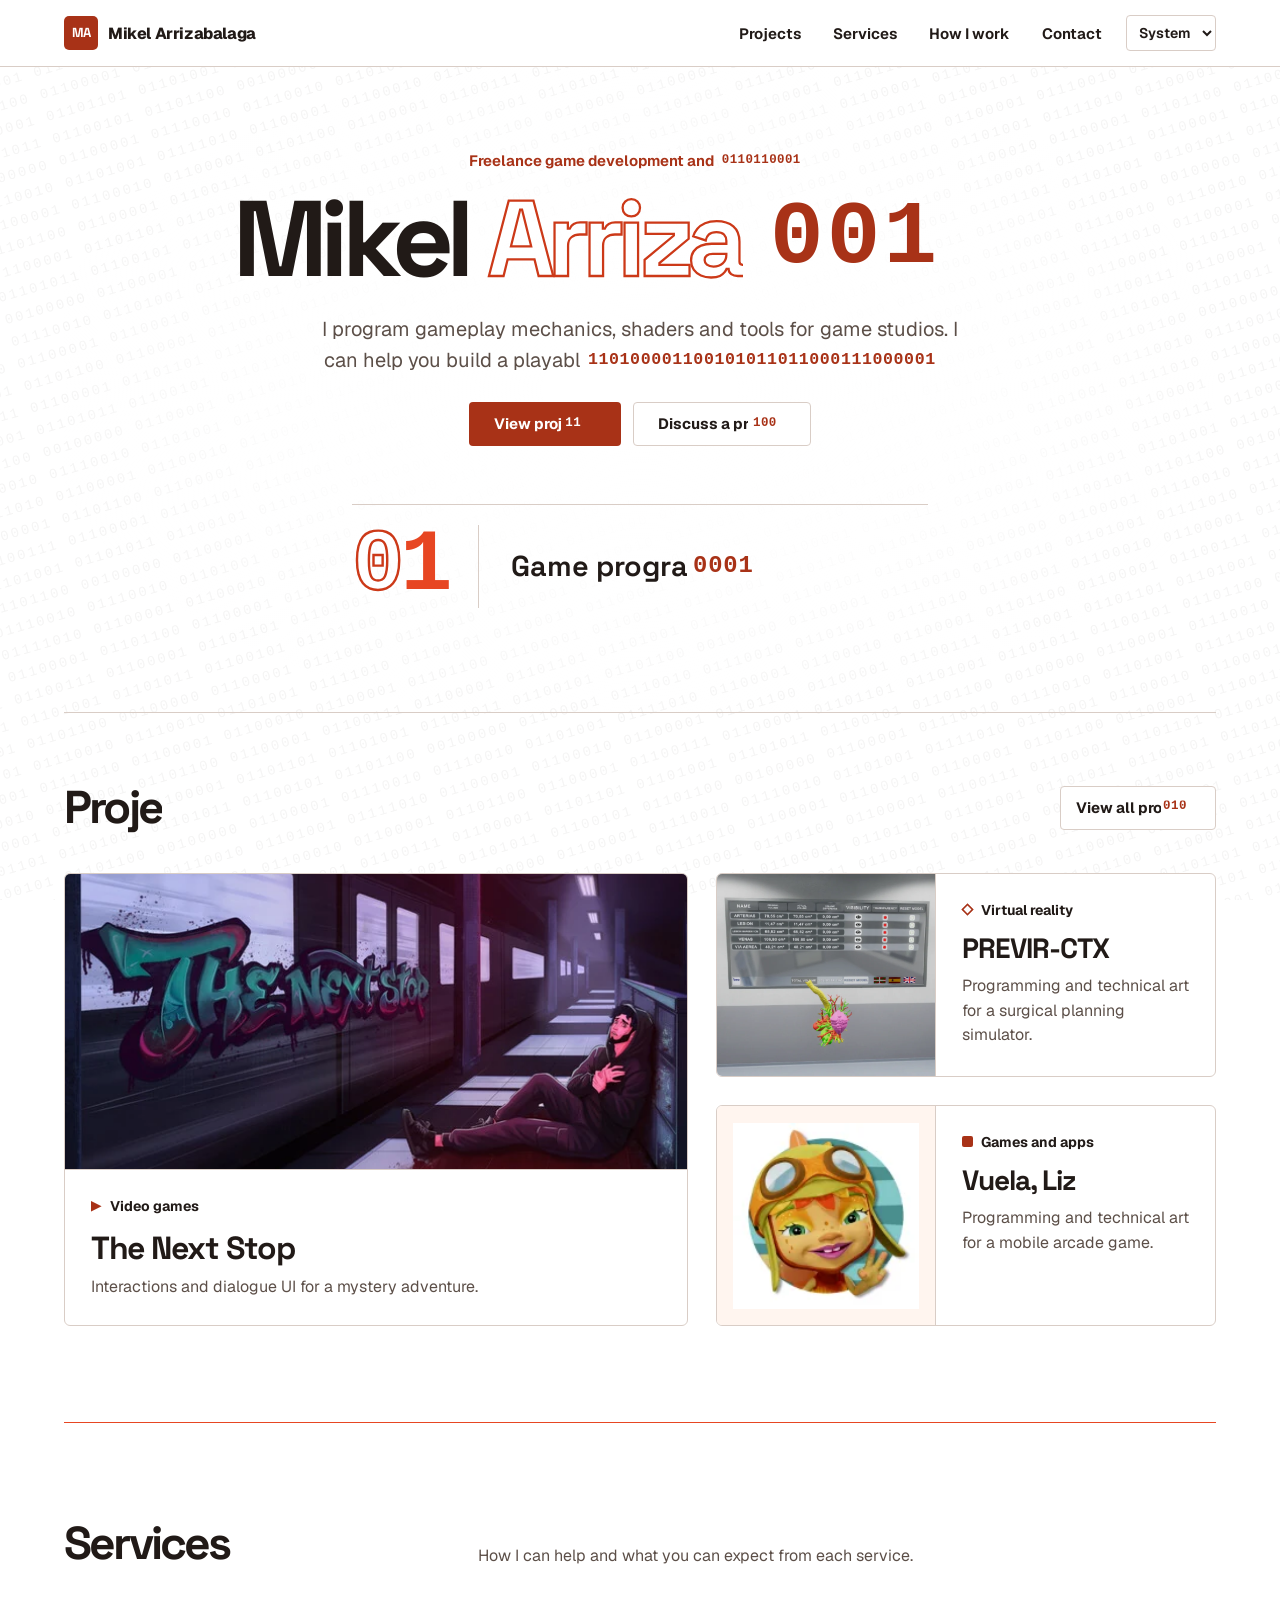
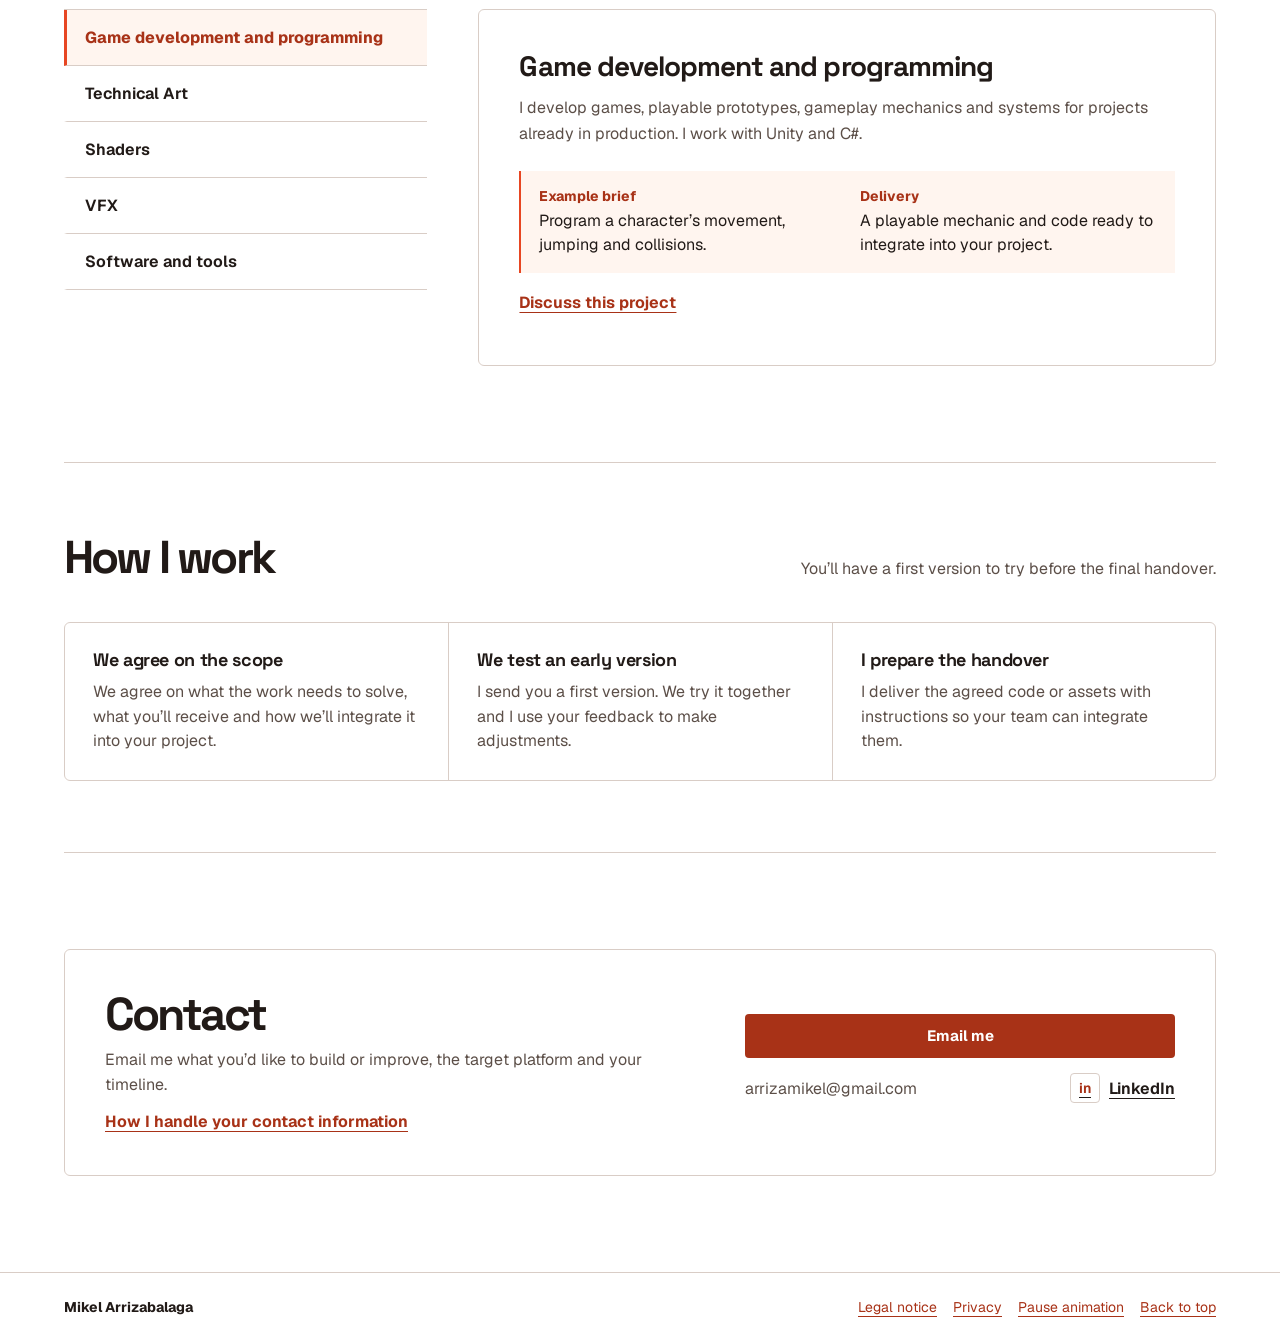
<file: index.html>
<!doctype html>
<html lang="es">
<head>
  <meta charset="utf-8">
  <meta name="viewport" content="width=device-width, initial-scale=1">
  <meta name="description" content="Mikel Arrizabalaga, desarrollador freelance para estudios de videojuegos. Programación de gameplay en Unity y C#, shaders, VFX y herramientas de producción." data-i18n-content="home.description">
  <meta name="theme-color" content="#ffffff">
  <title data-i18n="home.title">Desarrollador Unity y Technical Artist freelance | Mikel Arrizabalaga</title>
  <link rel="canonical" href="https://mikelarrizabalaga.github.io/Mikel-Game-Dev-Web/">
  <meta property="og:type" content="website">
  <meta property="og:locale" content="es_ES">
  <meta property="og:url" content="https://mikelarrizabalaga.github.io/Mikel-Game-Dev-Web/">
  <meta property="og:title" content="Mikel Arrizabalaga · Videojuegos y Technical Art freelance" data-i18n-content="home.socialTitle">
  <meta property="og:description" content="Programación de gameplay en Unity y C#, shaders, VFX y herramientas de producción para estudios de videojuegos." data-i18n-content="home.socialDescription">
  <meta property="og:image" content="https://mikelarrizabalaga.github.io/Mikel-Game-Dev-Web/assets/social-preview.png">
  <meta property="og:image:type" content="image/png">
  <meta property="og:image:width" content="1200">
  <meta property="og:image:height" content="630">
  <meta property="og:image:alt" content="Mikel Arrizabalaga. Videojuegos y Technical Art freelance. Identidad gráfica con un cero y un uno en naranja." data-i18n-content="common.socialImage">
  <meta name="twitter:card" content="summary_large_image">
  <script type="application/ld+json" data-i18n-job-title="home.jobTitle">
    {
      "@context": "https://schema.org",
      "@type": "ProfilePage",
      "url": "https://mikelarrizabalaga.github.io/Mikel-Game-Dev-Web/",
      "inLanguage": "es",
      "mainEntity": {
        "@type": "Person",
        "@id": "https://mikelarrizabalaga.github.io/Mikel-Game-Dev-Web/#mikel-arrizabalaga",
        "name": "Mikel Arrizabalaga",
        "url": "https://mikelarrizabalaga.github.io/Mikel-Game-Dev-Web/",
        "jobTitle": "Desarrollador de videojuegos y Technical Artist freelance",
        "sameAs": ["https://es.linkedin.com/in/mikel-arrizabalaga-munduate"]
      }
    }
  </script>
  <link rel="icon" type="image/png" sizes="64x64" href="assets/favicon-ma.png">
  <script src="theme.js"></script>
  <script src="i18n.js?v=2" defer></script>
  <link rel="stylesheet" href="styles.css?v=23">
  <link rel="preload" href="assets/fonts/geist.woff2" as="font" type="font/woff2" crossorigin>
  <link rel="preload" href="assets/fonts/spacegrotesk.woff2" as="font" type="font/woff2" crossorigin>
  <script src="binary-background.js?v=13" defer></script>
  <script src="app.js?v=8" defer></script>
  <script src="binary-reveal.js?v=13" defer></script>
</head>
<body>
  <div class="binary-background" data-reactive aria-hidden="true"><pre></pre></div>
  <a class="skip-link" href="#contenido" data-i18n="common.skip">Ir al contenido</a>
  <header class="site-header">
    <div class="shell header-inner">
      <a class="brand" href="index.html#inicio"><span class="brand-mark" aria-hidden="true"></span><span>Mikel Arrizabalaga</span></a>
      <nav class="main-nav" aria-label="Navegación principal" data-i18n-aria-label="common.nav">
        <a href="proyectos.html" data-i18n="common.projects">Proyectos</a>
        <a href="#servicios" data-i18n="common.services">Servicios</a>
        <a href="#colaboracion" data-i18n="common.process">Cómo trabajo</a>
        <div class="nav-contact">
          <a href="#contacto" data-i18n="common.contact">Contacto</a>
          <div class="nav-contact-links">
            <a href="mailto:arrizamikel@gmail.com" data-i18n="common.email">Correo</a>
            <a href="https://es.linkedin.com/in/mikel-arrizabalaga-munduate">LinkedIn</a>
          </div>
        </div>
      </nav>
      <select class="theme-select" id="theme-select" aria-label="Tema de color" data-i18n-aria-label="common.theme" hidden>
        <option value="system" data-i18n="common.system">Sistema</option>
        <option value="light" data-i18n="common.light">Claro</option>
        <option value="dark" data-i18n="common.dark">Oscuro</option>
      </select>
    </div>
  </header>

  <main id="contenido" tabindex="-1">
    <section id="inicio" class="shell hero" aria-labelledby="hero-title">
      <div class="hero-copy">
        <p class="eyebrow" data-i18n="home.eyebrow">Videojuegos y Technical Art freelance</p>
        <h1 id="hero-title"><span>Mikel</span> <span class="hero-surname">Arrizabalaga</span></h1>
        <p class="hero-description" data-i18n="home.intro">Programo mecánicas, shaders y herramientas para estudios de videojuegos. Puedo ayudarte a crear un prototipo jugable o integrarme en tu producción.</p>
        <div class="hero-actions">
          <a class="button button-primary" href="#trabajos" data-i18n="home.viewProjects">Ver proyectos</a>
          <a class="button button-outline" href="#proyecto" data-i18n="home.propose">Proponer un encargo</a>
        </div>
      </div>
      <div class="hero-mark" aria-hidden="true">
        <div class="hero-digits"><span class="hero-zero"><span>0</span></span><span class="hero-one">1</span></div>
        <div class="hero-message"><span class="hero-message-text"><span class="hero-message-decoded" data-hero-effects="Shaders y VFX" data-i18n-hero-effects="home.heroEffects" data-hero-collaboration="Colaboración con tu equipo" data-i18n-hero-collaboration="home.heroCollaboration" data-i18n="home.heroGames">Programación de videojuegos</span></span></div>
      </div>
    </section>

    <section id="trabajos" class="shell section home-projects" aria-labelledby="featured-title">
      <div class="section-heading">
        <h2 id="featured-title" data-i18n="common.projects">Proyectos</h2>
        <a class="button button-outline" href="proyectos.html" data-i18n="home.catalogue">Ver catálogo completo</a>
      </div>
      <div class="featured-grid">
        <a class="featured-project featured-project-lead" href="proyectos.html#next-stop-title">
          <img src="assets/the-next-stop.webp" width="616" height="353" decoding="async" alt="">
          <div><span class="category-label category-games" data-i18n="common.games">Videojuegos</span><h3>The Next Stop</h3><p data-i18n="home.featuredNextStop">Interacciones e interfaz de diálogo en una aventura de misterio.</p></div>
        </a>
        <a class="featured-project" href="proyectos.html#previr-ctx-title">
          <img src="assets/previr-ctx.webp" width="960" height="678" loading="lazy" decoding="async" alt="">
          <div><span class="category-label category-vr" data-i18n="common.vr">Realidad virtual</span><h3>PREVIR-CTX</h3><p data-i18n="home.featuredPrevir">Programación y arte técnico para un simulador de planificación quirúrgica.</p></div>
        </a>
        <a class="featured-project" href="proyectos.html#vuela-liz-title">
          <img class="app-cover" src="assets/vuela-liz.webp" width="160" height="160" loading="lazy" decoding="async" alt="">
          <div><span class="category-label category-apps" data-i18n="common.apps">Juegos y aplicaciones</span><h3>Vuela, Liz</h3><p data-i18n="home.featuredLiz">Programación y arte técnico para un juego arcade de móviles.</p></div>
        </a>
      </div>
    </section>

    <section id="servicios" class="shell section service-section" aria-labelledby="services-title">
      <div class="section-heading">
        <h2 id="services-title" data-i18n="common.services">Servicios</h2>
        <p data-i18n="services.intro">En qué puedo ayudarte y qué puedes esperar de cada servicio.</p>
      </div>

      <div class="service-layout">
        <div class="service-options" aria-label="Servicios disponibles" data-i18n-aria-label="services.available" data-needs-js hidden>
          <button type="button" id="tab-videojuegos" data-service="videojuegos" data-i18n="services.games">Videojuegos y programación</button>
          <button type="button" id="tab-technical-art" data-service="technical-art" data-i18n="services.techArt">Technical Art</button>
          <button type="button" id="tab-shaders" data-service="shaders" data-i18n="services.shaders">Shaders</button>
          <button type="button" id="tab-vfx" data-service="vfx">VFX</button>
          <button type="button" id="tab-herramientas" data-service="herramientas" data-i18n="services.tools">Software y herramientas</button>
        </div>

        <div class="service-details">
          <article class="service-panel" id="service-videojuegos">
            <h3 data-i18n="services.games">Videojuegos y programación</h3>
            <p data-i18n="services.gamesDescription">Desarrollo videojuegos, prototipos jugables, mecánicas de gameplay y sistemas para proyectos en marcha. Trabajo con Unity y C#.</p>
            <dl>
              <div><dt data-i18n="services.example">Ejemplo de encargo</dt><dd data-i18n="services.gamesExample">Programar el movimiento, el salto y las colisiones de un personaje.</dd></div>
              <div><dt data-i18n="services.deliverable">Entrega</dt><dd data-i18n="services.gamesDelivery">Una mecánica jugable y el código preparado para integrarlo en tu proyecto.</dd></div>
            </dl>
            <a class="service-link" href="#proyecto" data-i18n="services.prepare">Preparar este encargo</a>
          </article>

          <article class="service-panel" id="service-technical-art">
            <h3 data-i18n="services.techArt">Technical Art</h3>
            <p data-i18n="services.artDescription">Conecto el trabajo de arte y programación. Integro recursos en Unity y preparo flujos de trabajo para que el equipo pueda iterar con autonomía.</p>
            <dl>
              <div><dt data-i18n="services.example">Ejemplo de encargo</dt><dd data-i18n="services.artExample">Preparar un flujo para importar y configurar recursos de arte en el motor de juego.</dd></div>
              <div><dt data-i18n="services.deliverable">Entrega</dt><dd data-i18n="services.artDelivery">Recursos integrados y una guía para que el equipo pueda repetir el proceso.</dd></div>
            </dl>
            <a class="service-link" href="#proyecto" data-i18n="services.prepare">Preparar este encargo</a>
          </article>

          <article class="service-panel" id="service-shaders">
            <h3 data-i18n="services.shaders">Shaders</h3>
            <p data-i18n="services.shadersDescription">Programo shaders y materiales con parámetros que tu equipo puede ajustar. En Unity trabajo con Shader Graph y HLSL para URP.</p>
            <dl>
              <div><dt data-i18n="services.example">Ejemplo de encargo</dt><dd data-i18n="services.shadersExample">Crear un material de agua con controles de color, movimiento y transparencia.</dd></div>
              <div><dt data-i18n="services.deliverable">Entrega</dt><dd data-i18n="services.shadersDelivery">El shader integrado, un material de ejemplo y una explicación de sus parámetros.</dd></div>
            </dl>
            <a class="service-link" href="#proyecto" data-i18n="services.prepare">Preparar este encargo</a>
          </article>

          <article class="service-panel" id="service-vfx">
            <h3>VFX</h3>
            <p data-i18n="services.vfxDescription">Creo e integro efectos visuales en tiempo real para habilidades, impactos y elementos del entorno.</p>
            <dl>
              <div><dt data-i18n="services.example">Ejemplo de encargo</dt><dd data-i18n="services.vfxExample">Crear un efecto de impacto que indique al jugador que un golpe ha acertado.</dd></div>
              <div><dt data-i18n="services.deliverable">Entrega</dt><dd data-i18n="services.vfxDelivery">El efecto preparado para reutilizarlo en el juego y ajustarlo desde el motor.</dd></div>
            </dl>
            <a class="service-link" href="#proyecto" data-i18n="services.prepare">Preparar este encargo</a>
          </article>

          <article class="service-panel" id="service-herramientas">
            <h3 data-i18n="services.tools">Software y herramientas</h3>
            <p data-i18n="services.toolsDescription">Creo aplicaciones a medida y herramientas internas para simplificar tareas que tu equipo repite durante la producción.</p>
            <dl>
              <div><dt data-i18n="services.example">Ejemplo de encargo</dt><dd data-i18n="services.toolsExample">Crear una herramienta de editor para revisar recursos antes de importarlos.</dd></div>
              <div><dt data-i18n="services.deliverable">Entrega</dt><dd data-i18n="services.toolsDelivery">Una herramienta integrada y una guía breve de instalación y uso.</dd></div>
            </dl>
            <a class="service-link" href="#proyecto" data-i18n="services.prepare">Preparar este encargo</a>
          </article>
        </div>
      </div>
    </section>

    <section id="colaboracion" class="shell section collaboration" aria-labelledby="collaboration-title">
      <div class="section-heading">
        <h2 id="collaboration-title" data-i18n="common.process">Cómo trabajo</h2>
        <p data-i18n="process.intro">Tendrás una primera versión para probar antes de cerrar la entrega.</p>
      </div>
      <div class="process">
        <div class="process-step">
          <h3 data-i18n="process.scope">Definimos el alcance</h3>
          <p data-i18n="process.scopeDetail">Acordamos qué debe resolver el encargo, qué recibirás y cómo lo integraremos con tu proyecto.</p>
        </div>
        <div class="process-step">
          <h3 data-i18n="process.try">Probamos avances</h3>
          <p data-i18n="process.tryDetail">Te paso una primera versión. Probamos juntos cómo funciona y uso tus comentarios para hacer los ajustes.</p>
        </div>
        <div class="process-step">
          <h3 data-i18n="process.handover">Preparo la entrega</h3>
          <p data-i18n="process.handoverDetail">Entrego el código o los recursos acordados, junto con las indicaciones para que tu equipo pueda integrarlos.</p>
        </div>
      </div>
    </section>

    <section id="contacto" class="shell section contact-section" aria-labelledby="contact-title">
      <div class="contact-panel" id="proyecto">
        <div>
          <h2 id="contact-title" data-i18n="common.contact">Contacto</h2>
          <p data-i18n="contact.intro">Cuéntame por correo qué quieres crear o mejorar, para qué plataforma y en qué plazo.</p>
          <p><a class="email-link" href="privacidad.html" data-i18n="contact.data">Cómo trato tus datos de contacto</a></p>
        </div>
        <ul class="contact-links">
          <li><a class="button button-primary" href="mailto:arrizamikel@gmail.com?subject=Consulta%20sobre%20un%20encargo" data-i18n-subject="contact.subject" data-i18n="contact.write">Escríbeme por correo</a></li>
          <li class="contact-address">arrizamikel@gmail.com</li>
          <li><a href="https://es.linkedin.com/in/mikel-arrizabalaga-munduate"><span aria-hidden="true">in</span> LinkedIn</a></li>
        </ul>
      </div>
    </section>
  </main>

  <footer class="site-footer">
    <div class="shell footer-inner">
      <span>Mikel Arrizabalaga</span>
      <div class="footer-actions">
        <a href="aviso-legal.html" data-i18n="common.legal">Aviso legal</a>
        <a href="privacidad.html" data-i18n="common.privacy">Privacidad</a>
        <button class="motion-toggle" type="button" id="toggle-animation" aria-pressed="false" hidden data-i18n="common.pause">Pausar animación</button>
        <a href="#inicio" data-i18n="common.top">Volver arriba</a>
      </div>
    </div>
  </footer>
</body>
</html>
</file>
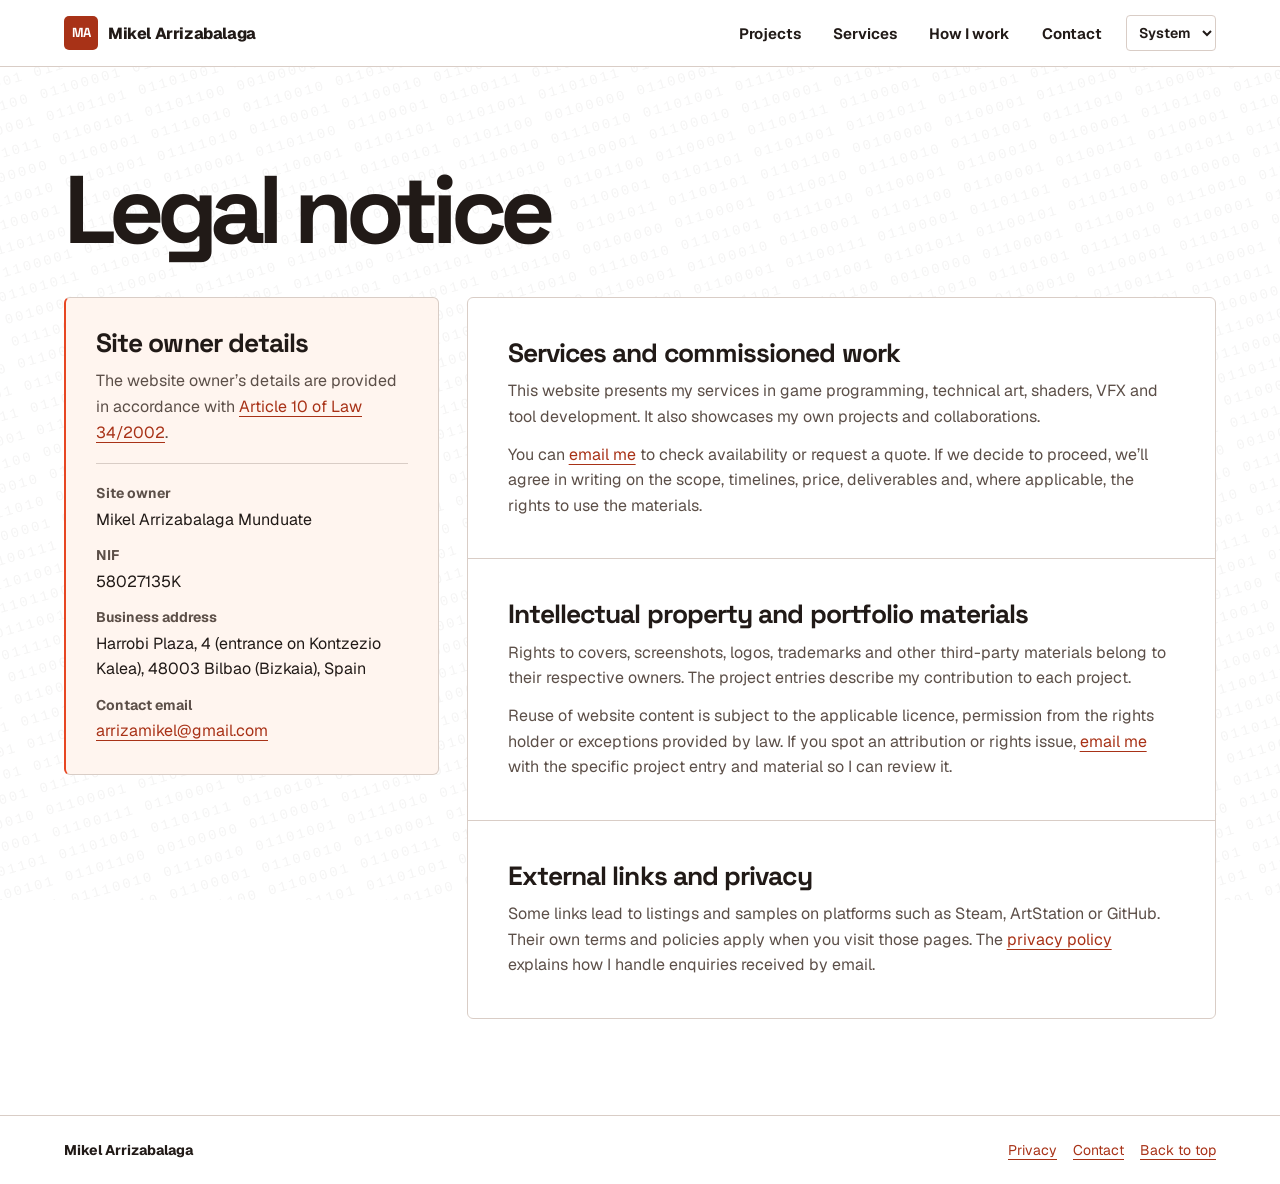
<file: aviso-legal.html>
<!doctype html>
<html lang="es">
<head>
  <meta charset="utf-8">
  <meta name="viewport" content="width=device-width, initial-scale=1">
  <meta name="description" content="Identificación del titular, condiciones de consulta y derechos sobre los contenidos del portfolio de Mikel Arrizabalaga." data-i18n-content="legal.description">
  <meta name="theme-color" content="#ffffff">
  <title data-i18n="legal.title">Aviso legal · Mikel Arrizabalaga</title>
  <link rel="canonical" href="https://mikelarrizabalaga.github.io/Mikel-Game-Dev-Web/aviso-legal.html">
  <link rel="icon" type="image/png" sizes="64x64" href="assets/favicon-ma.png">
  <script src="theme.js"></script>
  <script src="i18n.js?v=2" defer></script>
  <link rel="stylesheet" href="styles.css?v=5">
  <link rel="preload" href="assets/fonts/geist.woff2" as="font" type="font/woff2" crossorigin>
  <link rel="preload" href="assets/fonts/spacegrotesk.woff2" as="font" type="font/woff2" crossorigin>
  <script src="binary-background.js?v=5" defer></script>
  <script src="app.js?v=5" defer></script>
</head>
<body id="inicio">
  <div class="binary-background" aria-hidden="true"><pre></pre></div>
  <a class="skip-link" href="#contenido" data-i18n="common.skip">Ir al contenido</a>
  <header class="site-header">
    <div class="shell header-inner">
      <a class="brand" href="index.html#inicio"><span class="brand-mark" aria-hidden="true"></span><span>Mikel Arrizabalaga</span></a>
      <nav class="main-nav" aria-label="Navegación principal" data-i18n-aria-label="common.nav">
        <a href="proyectos.html" data-i18n="common.projects">Proyectos</a>
        <a href="index.html#servicios" data-i18n="common.services">Servicios</a>
        <a href="index.html#colaboracion" data-i18n="common.process">Cómo trabajo</a>
        <div class="nav-contact">
          <a href="index.html#contacto" data-i18n="common.contact">Contacto</a>
          <div class="nav-contact-links">
            <a href="mailto:arrizamikel@gmail.com" data-i18n="common.email">Correo</a>
            <a href="https://es.linkedin.com/in/mikel-arrizabalaga-munduate">LinkedIn</a>
          </div>
        </div>
      </nav>
      <select class="theme-select" id="theme-select" aria-label="Tema de color" data-i18n-aria-label="common.theme" hidden>
        <option value="system" data-i18n="common.system">Sistema</option>
        <option value="light" data-i18n="common.light">Claro</option>
        <option value="dark" data-i18n="common.dark">Oscuro</option>
      </select>
    </div>
  </header>
  <main class="shell portfolio" id="contenido" tabindex="-1">
    <div class="portfolio-heading">
      <h1 data-i18n="common.legal">Aviso legal</h1>
    </div>
    <div class="notice-layout">
      <section class="notice-holder" aria-labelledby="notice-holder-title">
        <h2 id="notice-holder-title" data-i18n="legal.ownerInfo">Identificación del titular</h2>
        <p data-i18n-rich="legal.identification">Estos son los datos del titular de la web, de acuerdo con el <a href="https://www.boe.es/buscar/act.php?id=BOE-A-2002-13758#a10">artículo 10 de la Ley 34/2002</a>.</p>
        <dl>
          <div><dt data-i18n="legal.owner">Titular</dt><dd>Mikel Arrizabalaga Munduate</dd></div>
          <div><dt>NIF</dt><dd>58027135K</dd></div>
          <div><dt data-i18n="legal.address">Dirección del establecimiento</dt><dd data-i18n="legal.addressValue">Harrobi Plaza, 4 (entrada por Kontzezio Kalea), 48003 Bilbao (Bizkaia), España</dd></div>
          <div><dt data-i18n="legal.contactEmail">Correo de contacto</dt><dd><a href="mailto:arrizamikel@gmail.com">arrizamikel@gmail.com</a></dd></div>
        </dl>
      </section>

      <div class="notice-terms">
        <section class="notice-section" aria-labelledby="notice-services-title">
          <h2 id="notice-services-title" data-i18n="legal.services">Servicios y encargos</h2>
          <p data-i18n="legal.servicesDetail">En esta web presento mis servicios de programación de videojuegos, arte técnico, shaders, VFX y desarrollo de herramientas. También muestro proyectos propios y colaboraciones.</p>
          <p data-i18n-rich="legal.quotes">Puedes <a href="index.html#contacto">escribirme por correo</a> para consultar disponibilidad o solicitar un presupuesto. Si decidimos seguir adelante, acordaremos por escrito el alcance, los plazos, el precio, los entregables y, cuando proceda, los derechos de uso de los materiales.</p>
        </section>

        <section class="notice-section" aria-labelledby="notice-rights-title">
          <h2 id="notice-rights-title" data-i18n="legal.rights">Propiedad intelectual y materiales del portfolio</h2>
          <p data-i18n="legal.thirdParty">Los derechos sobre las portadas, capturas, logotipos, marcas y demás materiales de terceros corresponden a sus respectivos titulares. Las fichas describen mi participación en cada proyecto.</p>
          <p data-i18n-rich="legal.reuse">La reutilización de los contenidos de la web se rige por la licencia aplicable, la autorización de quien tenga los derechos o las excepciones previstas en la ley. Si detectas un problema de atribución o de derechos, <a href="mailto:arrizamikel@gmail.com?subject=Consulta%20sobre%20el%20aviso%20legal" data-i18n-subject="legal.subject">escríbeme</a> e indica la ficha y el material concreto para que pueda revisarlo.</p>
        </section>

        <section class="notice-section" aria-labelledby="notice-privacy-title">
          <h2 id="notice-privacy-title" data-i18n="legal.external">Enlaces externos y privacidad</h2>
          <p data-i18n-rich="legal.externalDetail">Algunos enlaces llevan a fichas y muestras en plataformas como Steam, ArtStation o GitHub. Al visitar esas páginas se aplican las condiciones y políticas de cada plataforma. La <a href="privacidad.html">política de privacidad</a> explica cómo trato las consultas que recibo por correo.</p>
        </section>
      </div>
    </div>
  </main>
  <footer class="site-footer">
    <div class="shell footer-inner">
      <span>Mikel Arrizabalaga</span>
      <div class="footer-actions">
        <a href="privacidad.html" data-i18n="common.privacy">Privacidad</a>
        <a href="index.html#contacto" data-i18n="common.contact">Contacto</a>
        <a href="#inicio" data-i18n="common.top">Volver arriba</a>
      </div>
    </div>
  </footer>
</body>
</html>
</file>
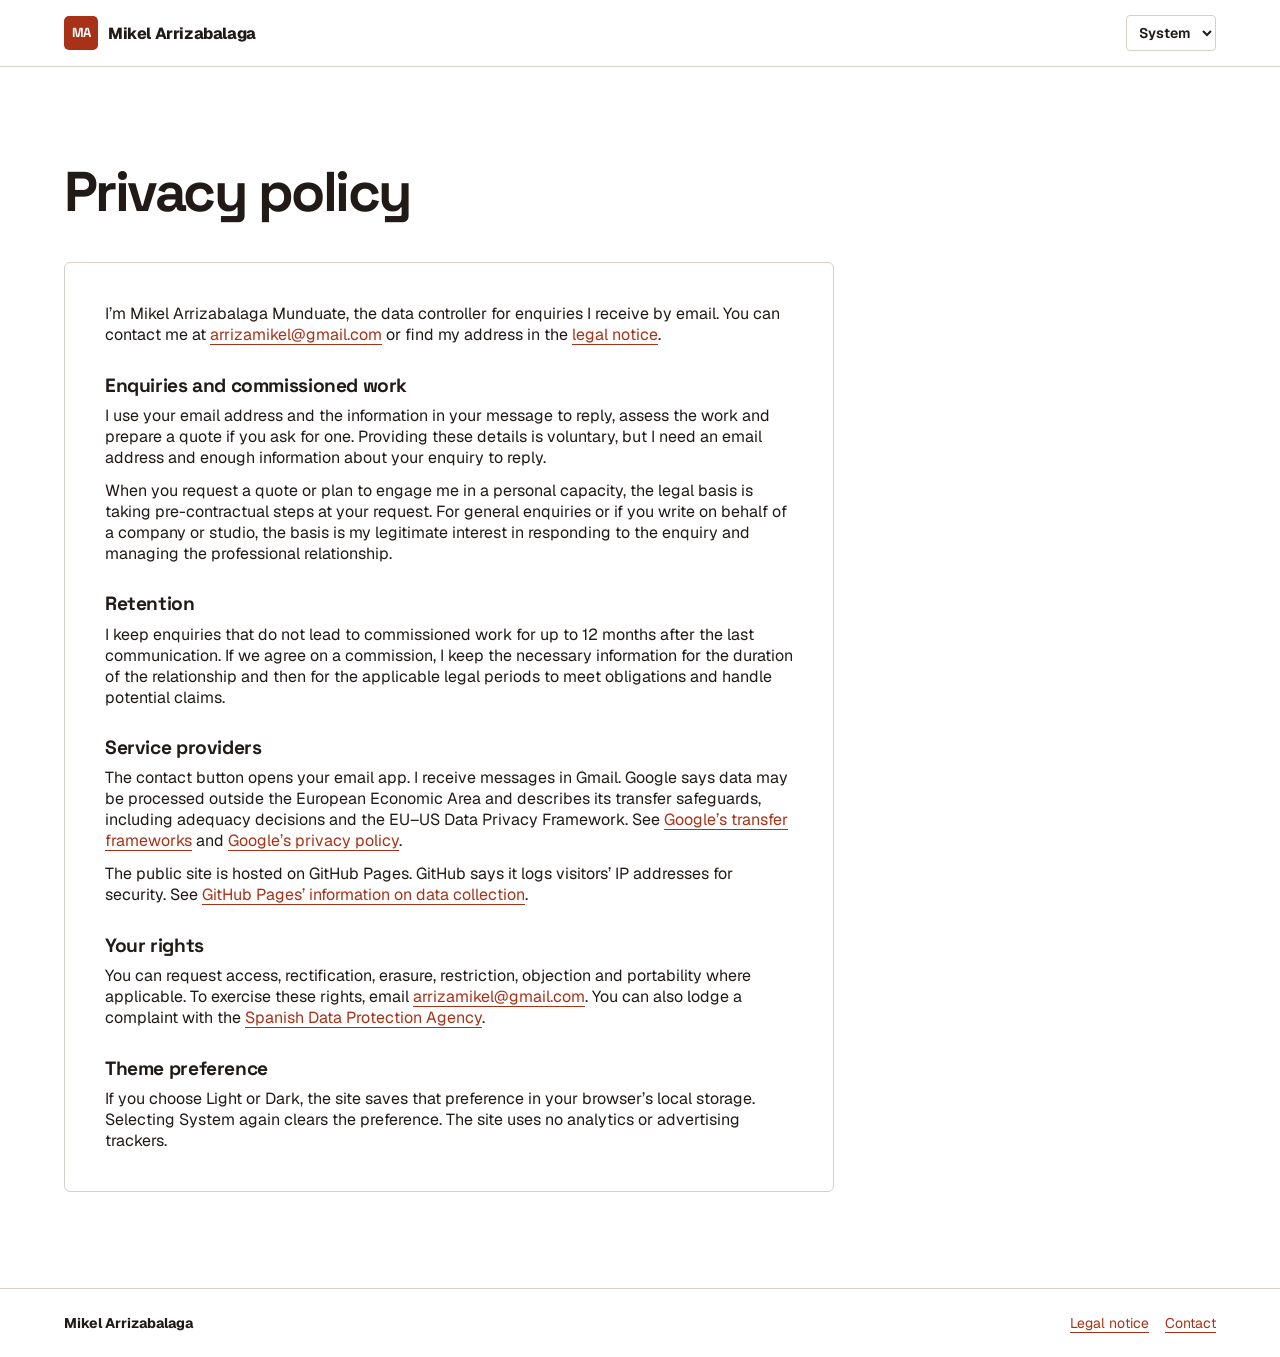
<file: privacidad.html>
<!doctype html>
<html lang="es">
<head>
  <meta charset="utf-8">
  <meta name="viewport" content="width=device-width, initial-scale=1">
  <meta name="description" content="Cómo gestiona Mikel Arrizabalaga las consultas profesionales por correo, cuánto tiempo las conserva y cómo ejercer tus derechos de privacidad." data-i18n-content="privacy.description">
  <meta name="theme-color" content="#ffffff">
  <title data-i18n="privacy.title">Política de privacidad · Mikel Arrizabalaga</title>
  <link rel="canonical" href="https://mikelarrizabalaga.github.io/Mikel-Game-Dev-Web/privacidad.html">
  <link rel="icon" type="image/png" sizes="64x64" href="assets/favicon-ma.png">
  <script src="theme.js"></script>
  <script src="i18n.js?v=2" defer></script>
  <link rel="stylesheet" href="styles.css?v=5">
</head>
<body class="legal-document">
  <a class="skip-link" href="#contenido" data-i18n="common.skip">Ir al contenido</a>
  <header class="site-header">
    <div class="shell header-inner">
      <a class="brand" href="index.html#inicio"><span class="brand-mark" aria-hidden="true"></span><span>Mikel Arrizabalaga</span></a>
      <select class="theme-select" id="theme-select" aria-label="Tema de color" data-i18n-aria-label="common.theme" hidden>
        <option value="system" data-i18n="common.system">Sistema</option>
        <option value="light" data-i18n="common.light">Claro</option>
        <option value="dark" data-i18n="common.dark">Oscuro</option>
      </select>
    </div>
  </header>
  <main class="shell legal-page" id="contenido" tabindex="-1">
    <div class="section-heading">
      <h1 data-i18n="privacy.heading">Política de privacidad</h1>
    </div>
    <div class="legal-content">
      <p data-i18n-rich="privacy.controller">Soy Mikel Arrizabalaga Munduate, responsable del tratamiento de las consultas que recibo por correo electrónico. Puedes escribirme a <a href="mailto:arrizamikel@gmail.com">arrizamikel@gmail.com</a> o consultar mi dirección en el <a href="aviso-legal.html">aviso legal</a>.</p>

      <h2 data-i18n="privacy.enquiries">Consultas y encargos</h2>
      <p data-i18n="privacy.use">Uso tu dirección de correo y la información que incluyas en el mensaje para responderte, valorar el encargo y preparar un presupuesto si lo solicitas. Facilitar estos datos es voluntario, pero necesito una dirección de correo y suficiente información sobre la consulta para poder responder.</p>
      <p data-i18n="privacy.basis">Cuando pides un presupuesto o vas a contratar personalmente, la base jurídica es la aplicación de medidas precontractuales a petición tuya. Para consultas generales o si escribes en nombre de una empresa o estudio, la base es mi interés legítimo en atender la consulta y gestionar la relación profesional.</p>

      <h2 data-i18n="privacy.retention">Conservación</h2>
      <p data-i18n="privacy.retentionDetail">Conservo las consultas que no se convierten en un encargo durante un máximo de 12 meses desde la última comunicación. Si se formaliza un encargo, conservo la información necesaria durante la relación y después durante los plazos legales que correspondan para cumplir obligaciones y atender posibles reclamaciones.</p>

      <h2 data-i18n="privacy.providers">Proveedores</h2>
      <p data-i18n-rich="privacy.google">El botón de contacto abre tu aplicación de correo. Recibo los mensajes en Gmail. Google informa de que los datos pueden tratarse fuera del Espacio Económico Europeo y describe las garantías de sus transferencias, entre ellas las decisiones de adecuación y el Marco de Privacidad de Datos UE-EE. UU. <a href="https://policies.google.com/privacy/frameworks?hl=es">Marcos de transferencia de Google</a> y <a href="https://policies.google.com/privacy?hl=es">política de privacidad de Google</a>.</p>
      <p data-i18n-rich="privacy.github">El sitio público se aloja en GitHub Pages. GitHub informa de que registra la dirección IP de los visitantes por seguridad. <a href="https://docs.github.com/en/pages/getting-started-with-github-pages/what-is-github-pages#data-collection">Información de GitHub Pages sobre la recogida de datos</a>.</p>

      <h2 data-i18n="privacy.rights">Tus derechos</h2>
      <p data-i18n-rich="privacy.rightsDetail">Puedes solicitar acceso, rectificación, supresión, limitación, oposición y portabilidad cuando corresponda. Para ejercerlos, escribe a <a href="mailto:arrizamikel@gmail.com?subject=Privacidad" data-i18n-subject="privacy.subject">arrizamikel@gmail.com</a>. También puedes presentar una reclamación ante la <a href="https://www.aepd.es/">Agencia Española de Protección de Datos</a>.</p>

      <h2 data-i18n="privacy.theme">Preferencia de tema</h2>
      <p data-i18n="privacy.themeDetail">Si eliges Claro u Oscuro, el sitio guarda esa preferencia en el almacenamiento local de tu navegador. Al volver a seleccionar Sistema, la preferencia se elimina. El sitio no usa analítica ni rastreadores publicitarios.</p>
    </div>
  </main>
  <footer class="site-footer">
    <div class="shell footer-inner">
      <span>Mikel Arrizabalaga</span>
      <div class="footer-actions">
        <a href="aviso-legal.html" data-i18n="common.legal">Aviso legal</a>
        <a href="index.html#contacto" data-i18n="common.contact">Contacto</a>
      </div>
    </div>
  </footer>
</body>
</html>
</file>
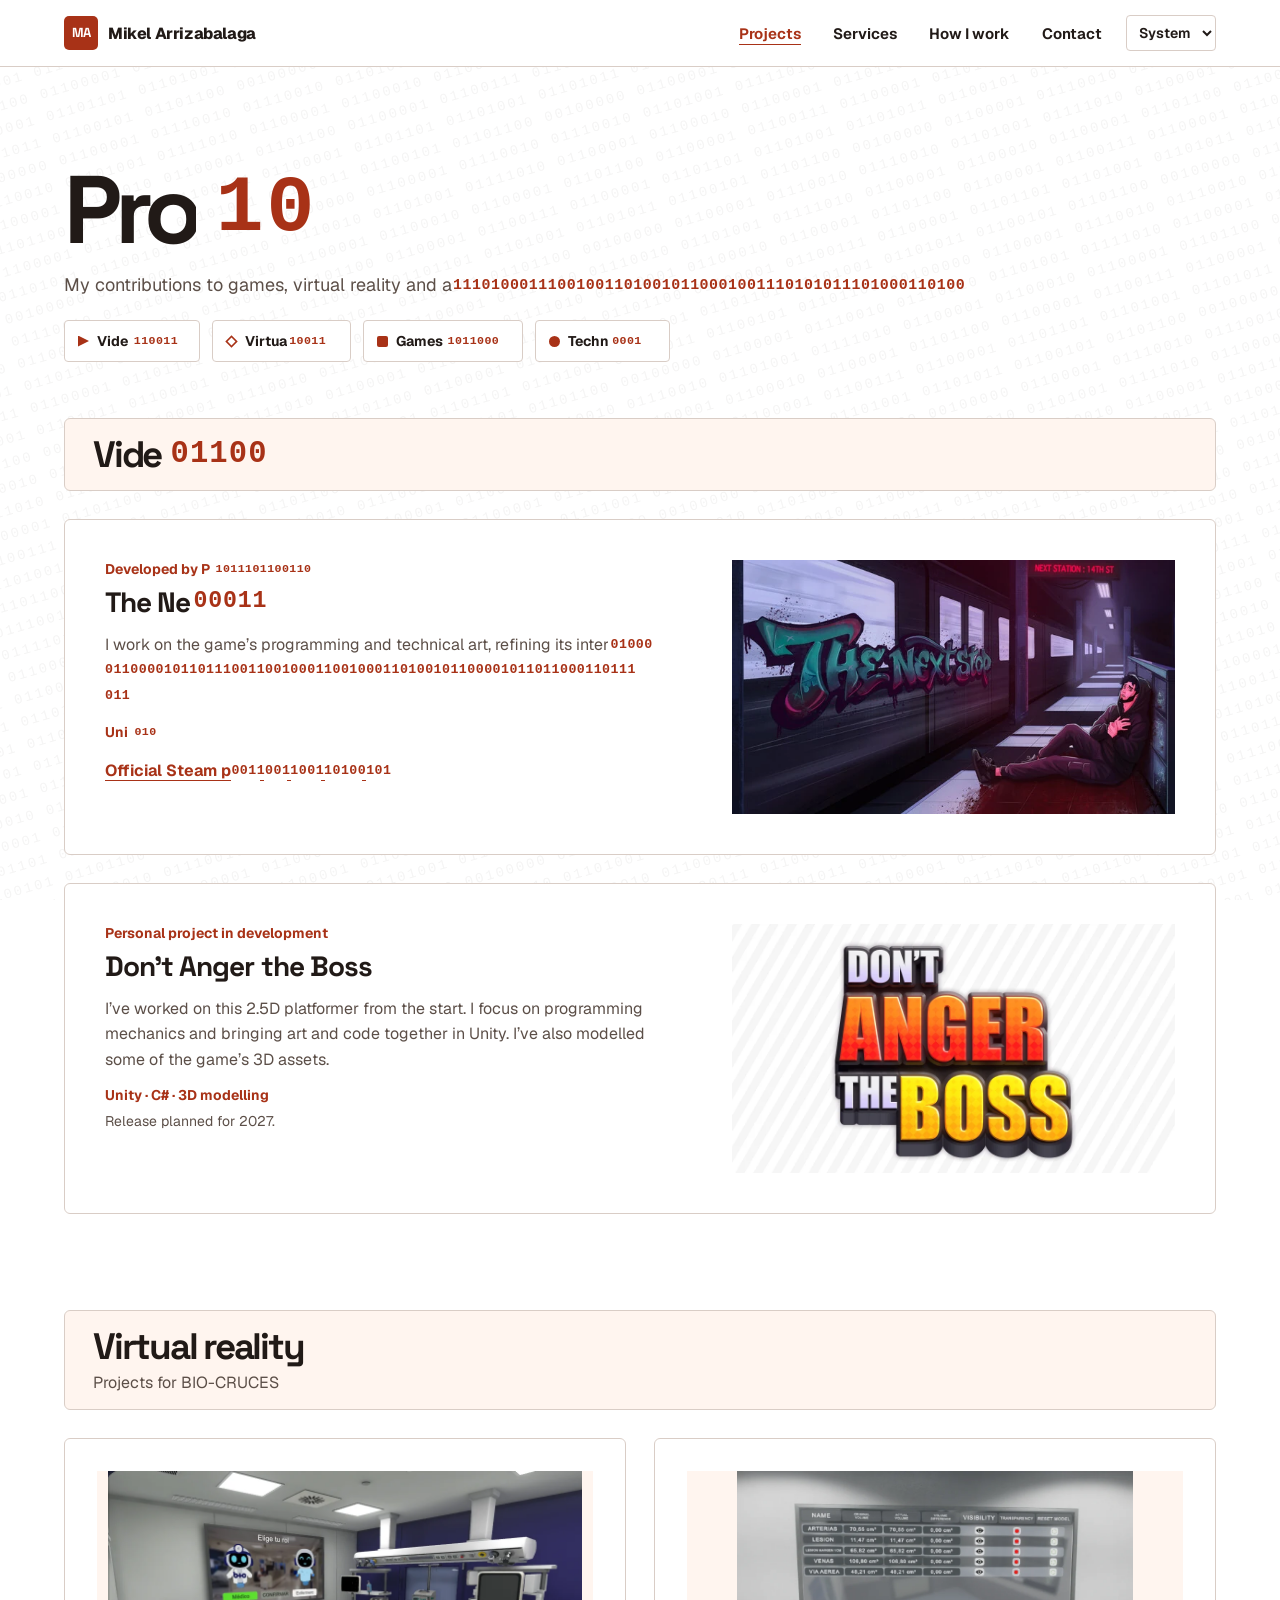
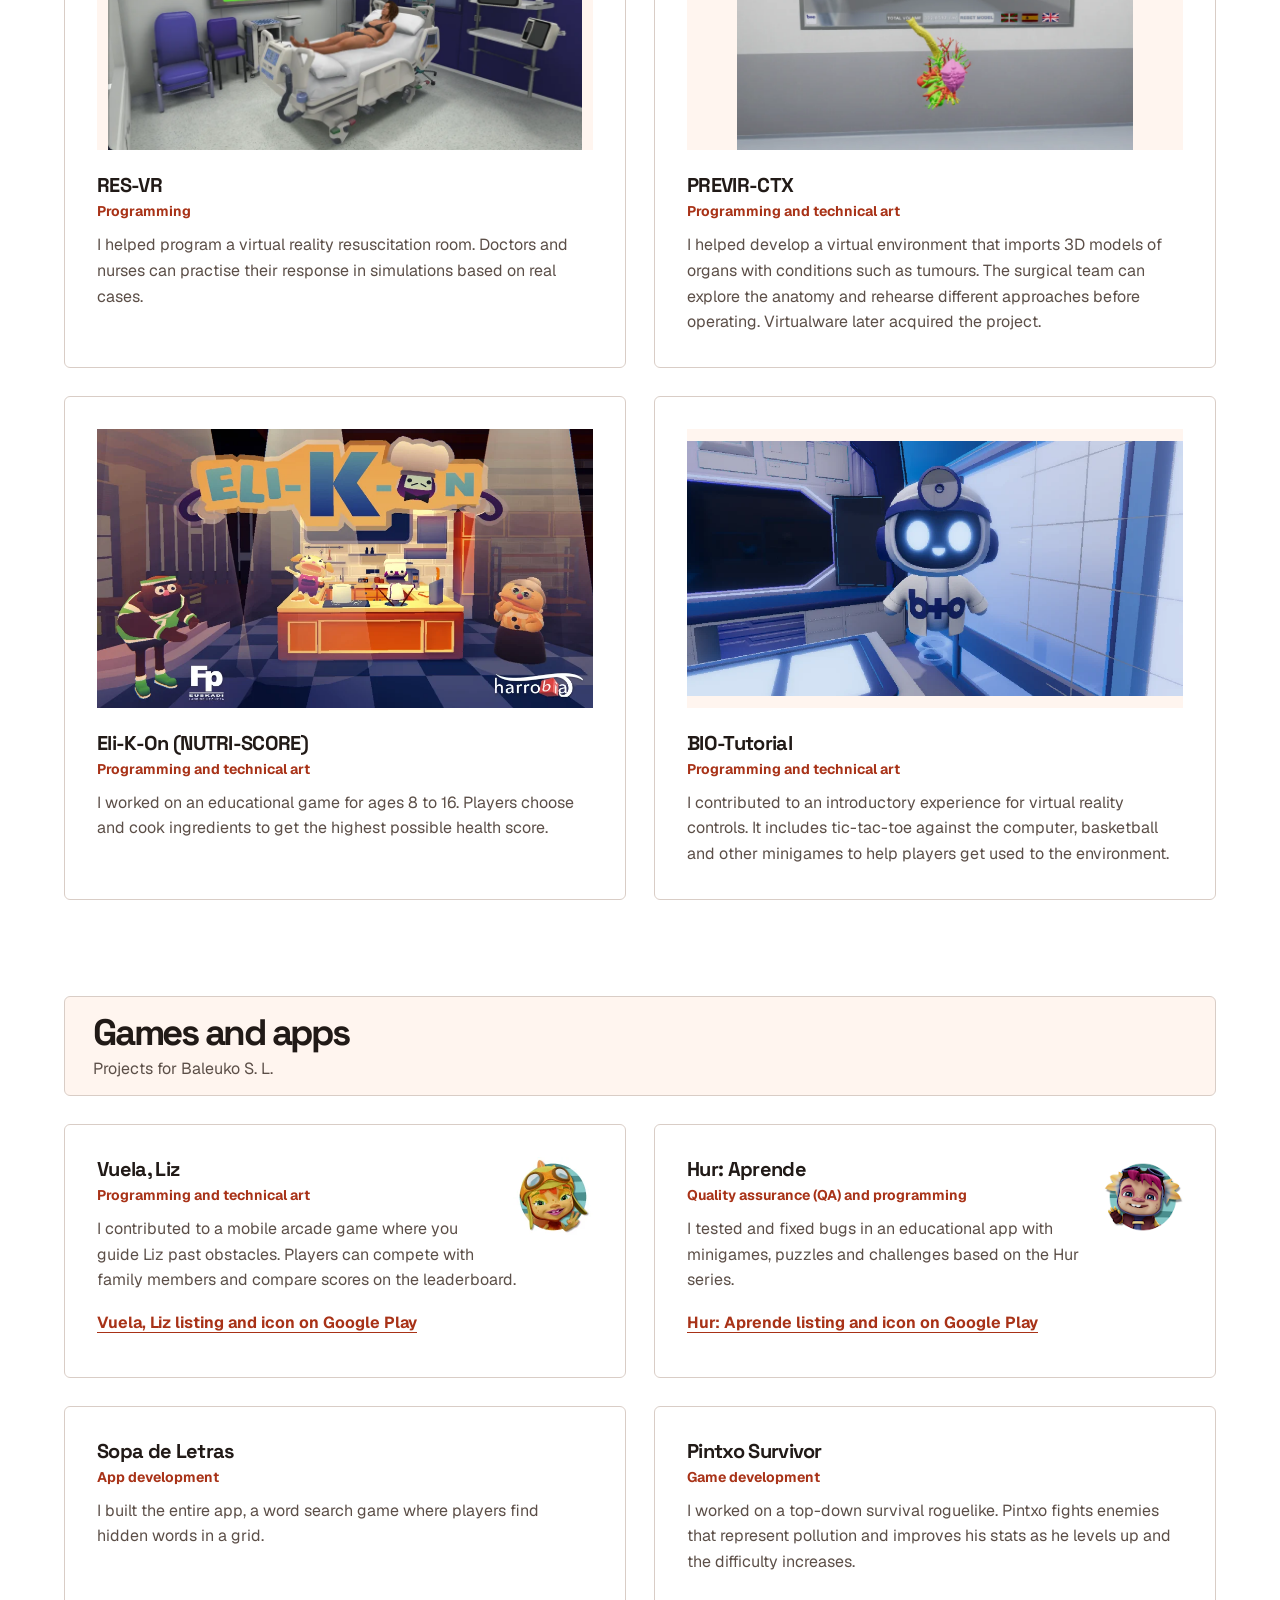
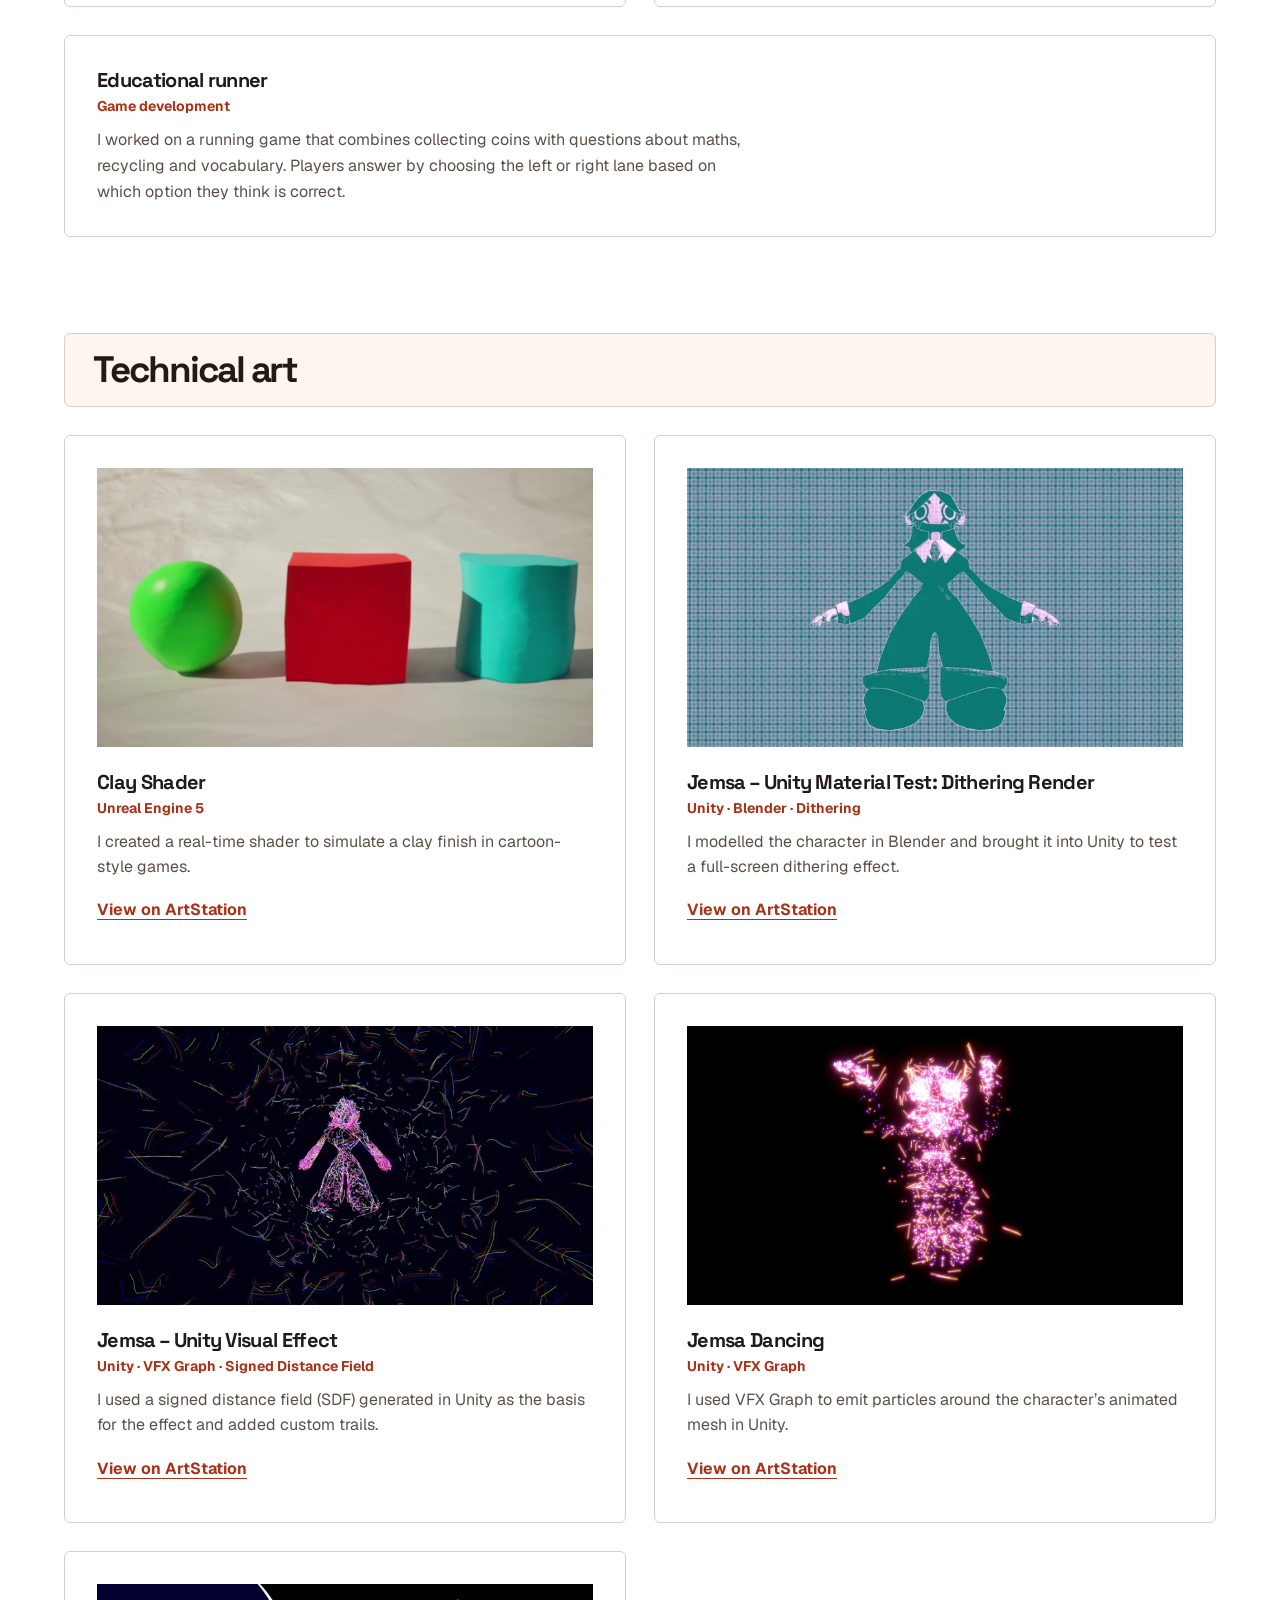
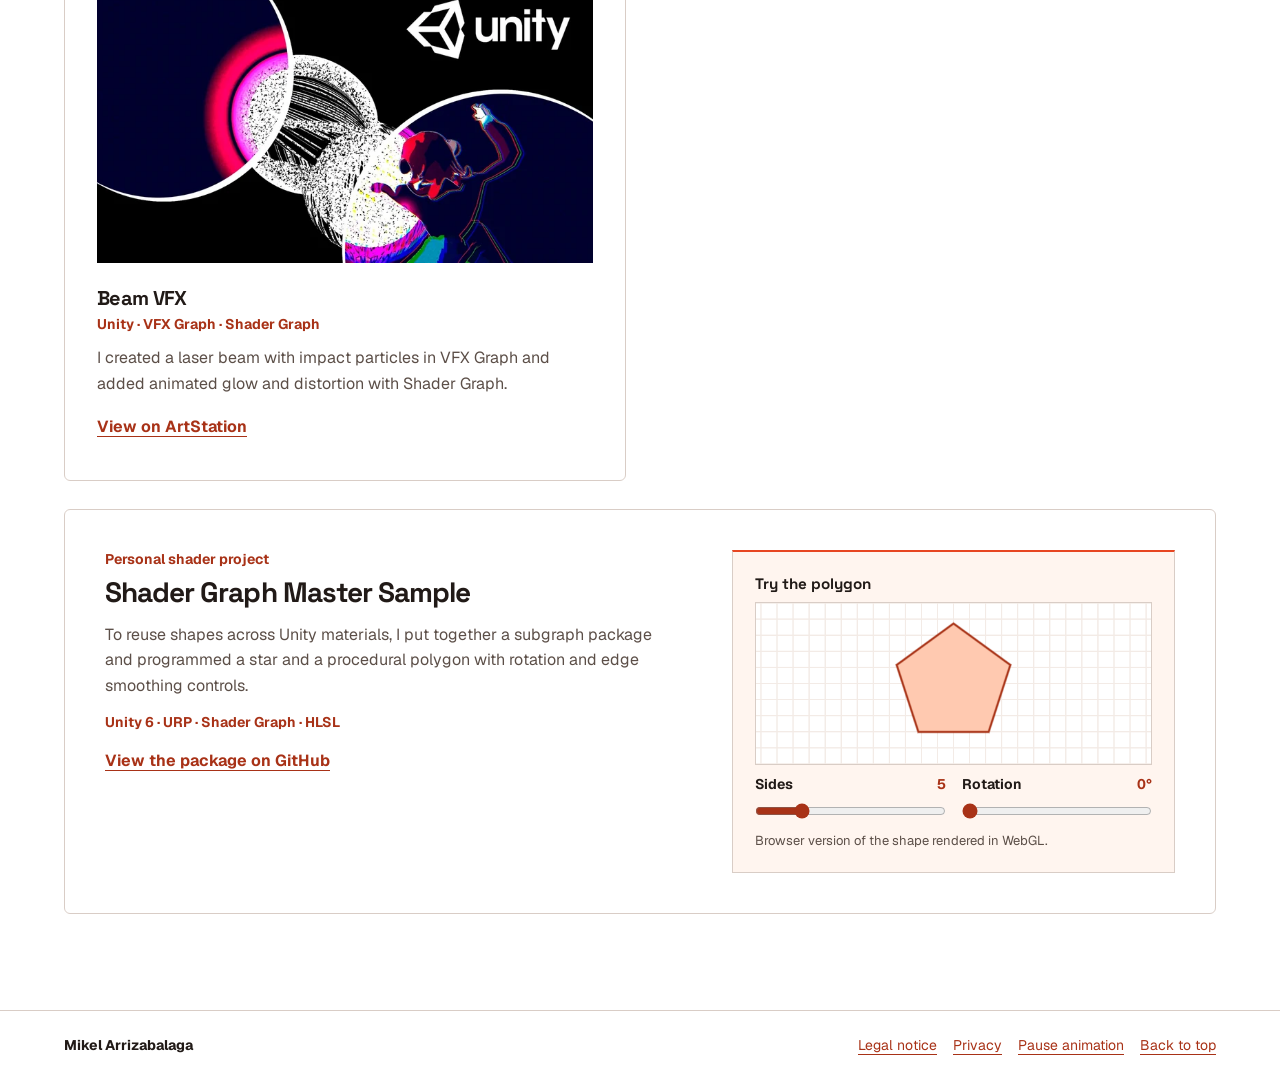
<file: proyectos.html>
<!doctype html>
<html lang="es">
<head>
  <meta charset="utf-8">
  <meta name="viewport" content="width=device-width, initial-scale=1">
  <meta name="description" content="Portfolio de Mikel Arrizabalaga. Descubre su aportación en The Next Stop y PREVIR-CTX, y sus muestras de shaders y VFX en Unity y Unreal Engine 5." data-i18n-content="work.description">
  <meta name="theme-color" content="#ffffff">
  <title data-i18n="work.title">Portfolio de videojuegos, VR y Technical Art | Mikel Arrizabalaga</title>
  <link rel="canonical" href="https://mikelarrizabalaga.github.io/Mikel-Game-Dev-Web/proyectos.html">
  <meta property="og:type" content="website">
  <meta property="og:locale" content="es_ES">
  <meta property="og:url" content="https://mikelarrizabalaga.github.io/Mikel-Game-Dev-Web/proyectos.html">
  <meta property="og:title" content="Portfolio de videojuegos, VR y Technical Art · Mikel Arrizabalaga" data-i18n-content="work.socialTitle">
  <meta property="og:description" content="Mi trabajo en The Next Stop y PREVIR-CTX, y muestras de shaders y VFX en Unity y Unreal Engine 5." data-i18n-content="work.socialDescription">
  <meta property="og:image" content="https://mikelarrizabalaga.github.io/Mikel-Game-Dev-Web/assets/social-preview.png">
  <meta property="og:image:type" content="image/png">
  <meta property="og:image:width" content="1200">
  <meta property="og:image:height" content="630">
  <meta property="og:image:alt" content="Mikel Arrizabalaga. Videojuegos y Technical Art freelance. Identidad gráfica con un cero y un uno en naranja." data-i18n-content="common.socialImage">
  <meta name="twitter:card" content="summary_large_image">
  <link rel="icon" type="image/png" sizes="64x64" href="assets/favicon-ma.png">
  <script src="theme.js"></script>
  <script src="i18n.js?v=2" defer></script>
  <link rel="stylesheet" href="styles.css?v=9">
  <link rel="preload" href="assets/fonts/geist.woff2" as="font" type="font/woff2" crossorigin>
  <link rel="preload" href="assets/fonts/spacegrotesk.woff2" as="font" type="font/woff2" crossorigin>
  <script src="binary-background.js?v=10" defer></script>
  <script src="app.js?v=5" defer></script>
  <script src="shader-preview.js?v=2" defer></script>
  <script src="binary-reveal.js?v=9" defer></script>
</head>
<body id="inicio">
  <div class="binary-background" data-reactive aria-hidden="true"><pre></pre></div>
  <a class="skip-link" href="#contenido" data-i18n="common.skip">Ir al contenido</a>
  <header class="site-header">
    <div class="shell header-inner">
      <a class="brand" href="index.html#inicio"><span class="brand-mark" aria-hidden="true"></span><span>Mikel Arrizabalaga</span></a>
      <nav class="main-nav" aria-label="Navegación principal" data-i18n-aria-label="common.nav">
        <a href="proyectos.html" aria-current="page" data-i18n="common.projects">Proyectos</a>
        <a href="index.html#servicios" data-i18n="common.services">Servicios</a>
        <a href="index.html#colaboracion" data-i18n="common.process">Cómo trabajo</a>
        <div class="nav-contact">
          <a href="index.html#contacto" data-i18n="common.contact">Contacto</a>
          <div class="nav-contact-links">
            <a href="mailto:arrizamikel@gmail.com" data-i18n="common.email">Correo</a>
            <a href="https://es.linkedin.com/in/mikel-arrizabalaga-munduate">LinkedIn</a>
          </div>
        </div>
      </nav>
      <select class="theme-select" id="theme-select" aria-label="Tema de color" data-i18n-aria-label="common.theme" hidden>
        <option value="system" data-i18n="common.system">Sistema</option>
        <option value="light" data-i18n="common.light">Claro</option>
        <option value="dark" data-i18n="common.dark">Oscuro</option>
      </select>
    </div>
  </header>

  <main id="contenido" tabindex="-1">
    <section class="shell portfolio" aria-labelledby="work-title">
      <div class="portfolio-heading">
        <h1 id="work-title" data-i18n="common.projects">Proyectos</h1>
        <p data-i18n="work.intro">Mi aportación en videojuegos, realidad virtual y aplicaciones, con muestras de shaders y VFX en Unity y Unreal Engine 5.</p>
      </div>
      <nav class="work-jump" aria-label="Tipos de proyecto" data-i18n-aria-label="work.categories">
        <a class="category-label category-games" href="#videojuegos" data-i18n="common.games">Videojuegos</a>
        <a class="category-label category-vr" href="#realidad-virtual" data-i18n="common.vr">Realidad virtual</a>
        <a class="category-label category-apps" href="#juegos-y-aplicaciones" data-i18n="common.apps">Juegos y aplicaciones</a>
        <a class="category-label category-tech" href="#arte-tecnico" data-i18n="common.techArt">Arte técnico</a>
      </nav>
      <section class="work-group" id="videojuegos" aria-labelledby="games-title">
        <div class="work-group-heading"><h2 id="games-title" data-i18n="common.games">Videojuegos</h2></div>
        <div class="work-list">
          <article class="work-entry" aria-labelledby="next-stop-title">
            <div>
              <p class="work-context" data-i18n="work.nextStopContext">Desarrollado por Paranoid Delusion</p>
              <h3 id="next-stop-title">The Next Stop</h3>
              <p data-i18n="work.nextStopDescription">Colaboro en la programación y el arte técnico del juego, ajustando las interacciones y la interfaz de diálogo. Es una aventura de misterio en un metro atrapado en un bucle temporal.</p>
              <p class="work-tech">Unity · C#</p>
              <a class="service-link" href="https://store.steampowered.com/app/3795470/The_Next_Stop/" data-i18n="work.nextStopLink">Ficha oficial de The Next Stop en Steam</a>
            </div>
            <img class="work-cover" src="assets/the-next-stop.webp" width="616" height="353" loading="lazy" decoding="async" alt="Portada de The Next Stop, con un pasajero sentado en un andén junto al tren" data-i18n-alt="work.nextStopAlt">
          </article>
          <article class="work-entry" aria-labelledby="dont-anger-title">
            <div>
              <p class="work-context" data-i18n="work.bossContext">Proyecto personal en desarrollo</p>
              <h3 id="dont-anger-title">Don’t Anger the Boss</h3>
              <p data-i18n="work.bossDescription">Trabajo en el desarrollo de este plataformas 2.5D desde el inicio. Mi aportación se centra en programar las mecánicas y conectar arte y código en Unity. También he modelado parte de los recursos 3D del juego.</p>
              <p class="work-tech" data-i18n="work.bossTech">Unity · C# · Modelado 3D</p>
              <p class="work-release" data-i18n="work.bossRelease">Lanzamiento previsto para 2027.</p>
            </div>
            <img class="work-cover" src="assets/dont-anger-the-boss.webp" width="960" height="540" loading="lazy" decoding="async" alt="Logotipo de Don’t Anger the Boss en naranja y amarillo sobre un fondo claro" data-i18n-alt="work.bossAlt">
          </article>
        </div>
      </section>
      <section class="work-group" id="realidad-virtual" aria-labelledby="vr-title">
        <div class="work-group-heading">
          <h2 id="vr-title" data-i18n="common.vr">Realidad virtual</h2>
          <p data-i18n="work.bioContext">Proyectos para BIO-CRUCES</p>
        </div>
        <div class="work-grid">
          <article class="work-card" aria-labelledby="res-vr-title">
            <img class="work-card-image" src="assets/res-vr.webp" width="960" height="566" loading="lazy" decoding="async" alt="Sala de reanimación de RES-VR con una paciente simulada y un selector de rol" data-i18n-alt="work.resAlt">
            <h3 id="res-vr-title">RES-VR</h3>
            <p class="work-tech" data-i18n="work.programming">Programación</p>
            <p data-i18n="work.resDescription">Trabajé en la programación de una sala de reanimación en realidad virtual. El personal médico y de enfermería puede practicar su respuesta en simulaciones basadas en casos reales.</p>
          </article>
          <article class="work-card" aria-labelledby="previr-ctx-title">
            <img class="work-card-image" src="assets/previr-ctx.webp" width="960" height="678" loading="lazy" decoding="async" alt="Modelo anatómico 3D y panel de control de PREVIR-CTX" data-i18n-alt="work.previrAlt">
            <h3 id="previr-ctx-title">PREVIR-CTX</h3>
            <p class="work-tech" data-i18n="work.programmingArt">Programación y arte técnico</p>
            <p data-i18n="work.previrDescription">Colaboré en el desarrollo de un entorno virtual que permite importar modelos 3D de órganos con afecciones, como tumores. El equipo quirúrgico puede explorar la anatomía y ensayar posibles abordajes antes de operar. Virtualware adquirió posteriormente el proyecto.</p>
          </article>
          <article class="work-card" aria-labelledby="nutri-score-title">
            <img class="work-card-image" src="assets/eli-k-on.webp" width="960" height="540" loading="lazy" decoding="async" alt="Portada de Eli-K-On con los personajes del concurso de cocina" data-i18n-alt="work.eliAlt">
            <h3 id="nutri-score-title">Eli-K-On (NUTRI-SCORE)</h3>
            <p class="work-tech" data-i18n="work.programmingArt">Programación y arte técnico</p>
            <p data-i18n="work.eliDescription">Trabajé en un videojuego educativo para jóvenes de 8 a 16 años. El reto consiste en elegir ingredientes y cocinarlos para conseguir la mayor puntuación de salud posible.</p>
          </article>
          <article class="work-card" aria-labelledby="bio-tutorial-title">
            <img class="work-card-image" src="assets/bio-tutorial.webp" width="960" height="494" loading="lazy" decoding="async" alt="Robot guía de BIO-Tutorial en un entorno de realidad virtual" data-i18n-alt="work.tutorialAlt">
            <h3 id="bio-tutorial-title">BIO-Tutorial</h3>
            <p class="work-tech" data-i18n="work.programmingArt">Programación y arte técnico</p>
            <p data-i18n="work.tutorialDescription">Colaboré en una experiencia de iniciación a los controles de realidad virtual. Incluye tres en raya contra la máquina, baloncesto y otros minijuegos para familiarizarse con el entorno.</p>
          </article>
        </div>
      </section>
      <section class="work-group" id="juegos-y-aplicaciones" aria-labelledby="games-apps-title">
        <div class="work-group-heading">
          <h2 id="games-apps-title" data-i18n="common.apps">Juegos y aplicaciones</h2>
          <p data-i18n="work.baleukoContext">Proyectos para Baleuko S. L.</p>
        </div>
        <div class="work-grid">
          <article class="work-card" aria-labelledby="vuela-liz-title">
            <img class="work-card-icon" src="assets/vuela-liz.webp" width="160" height="160" loading="lazy" decoding="async" alt="Liz con gorro de aviadora" data-i18n-alt="work.lizAlt">
            <h3 id="vuela-liz-title">Vuela, Liz</h3>
            <p class="work-tech" data-i18n="work.programmingArt">Programación y arte técnico</p>
            <p data-i18n="work.lizDescription">Colaboré en un juego arcade para móviles en el que guías a Liz entre obstáculos. Los jugadores pueden competir con sus familiares y comparar sus puntuaciones en la clasificación.</p>
            <a class="service-link" href="https://play.google.com/store/apps/details?id=com.Gookapi.VuelaLiz" data-i18n="work.lizLink">Ficha e icono de Vuela, Liz en Google Play</a>
          </article>
          <article class="work-card" aria-labelledby="hur-title">
            <img class="work-card-icon" src="assets/hur.webp" width="96" height="96" loading="lazy" decoding="async" alt="Retrato de Hur" data-i18n-alt="work.hurAlt">
            <h3 id="hur-title">Hur: Aprende</h3>
            <p class="work-tech" data-i18n="work.hurTech">Control de calidad (QA) y programación</p>
            <p data-i18n="work.hurDescription">Realicé pruebas y corregí errores en una aplicación educativa con minijuegos, acertijos y retos basados en la serie de Hur.</p>
            <a class="service-link" href="https://play.google.com/store/apps/details?id=com.gookapi.hur" data-i18n="work.hurLink">Ficha e icono de Hur: Aprende en Google Play</a>
          </article>
          <article class="work-card" aria-labelledby="sopa-de-letras-title">
            <h3 id="sopa-de-letras-title">Sopa de Letras</h3>
            <p class="work-tech" data-i18n="work.wordSearchTech">Desarrollo de la aplicación</p>
            <p data-i18n="work.wordSearchDescription">Me encargué del desarrollo completo de la aplicación, un juego de búsqueda de palabras ocultas en una cuadrícula.</p>
          </article>
          <article class="work-card" aria-labelledby="pintxo-survivor-title">
            <h3 id="pintxo-survivor-title">Pintxo Survivor</h3>
            <p class="work-tech" data-i18n="work.gameDevelopment">Desarrollo de videojuegos</p>
            <p data-i18n="work.pintxoDescription">Trabajé en un roguelike de supervivencia con vista cenital. Pintxo se enfrenta a enemigos que representan la contaminación y mejora sus estadísticas a medida que sube de nivel y aumenta la dificultad.</p>
          </article>
          <article class="work-card" aria-labelledby="runner-didactico-title">
            <h3 id="runner-didactico-title" data-i18n="work.runnerTitle">Runner didáctico</h3>
            <p class="work-tech" data-i18n="work.gameDevelopment">Desarrollo de videojuegos</p>
            <p data-i18n="work.runnerDescription">Trabajé en un juego de carrera que combina recogida de monedas y preguntas de matemáticas, reciclaje y vocabulario. Para responder, el jugador elige el carril izquierdo o derecho según la opción que considere correcta.</p>
          </article>
        </div>
      </section>
      <section class="work-group" id="arte-tecnico" aria-labelledby="tech-title">
        <div class="work-group-heading"><h2 id="tech-title" data-i18n="common.techArt">Arte técnico</h2></div>
        <div class="work-list">
          <div class="work-grid">
            <article class="work-card" aria-labelledby="clay-shader-title">
              <img class="work-card-image" src="assets/clay-shader.webp" width="1200" height="675" loading="lazy" decoding="async" alt="Una esfera verde, un cubo rojo y un cilindro turquesa con acabado de arcilla" data-i18n-alt="work.clayAlt">
              <h3 id="clay-shader-title">Clay Shader</h3>
              <p class="work-tech">Unreal Engine 5</p>
              <p data-i18n="work.clayDescription">Creé un shader en tiempo real para simular el acabado de la arcilla en juegos de estilo caricaturesco.</p>
              <a class="service-link" href="https://www.artstation.com/artwork/P6w5Rr" aria-label="Ver Clay Shader en ArtStation" data-i18n-aria-label="work.clayLink" data-i18n="work.artStation">Ver en ArtStation</a>
            </article>
            <article class="work-card" aria-labelledby="jemsa-dithering-title">
              <img class="work-card-image" src="assets/jemsa-dithering.webp"
                srcset="assets/jemsa-dithering-720.webp 720w, assets/jemsa-dithering.webp 1200w"
                sizes="(max-width: 640px) 90vw, (max-width: 1320px) 40vw, 515px"
                width="1200" height="675" loading="lazy" decoding="async" alt="Jemsa en tonos turquesa y rosa sobre una trama de dithering" data-i18n-alt="work.ditheringAlt">
              <h3 id="jemsa-dithering-title">Jemsa – Unity Material Test: Dithering Render</h3>
              <p class="work-tech">Unity · Blender · Dithering</p>
              <p data-i18n="work.ditheringDescription">Modelé el personaje en Blender y lo llevé a Unity para probar un efecto de dithering a pantalla completa.</p>
              <a class="service-link" href="https://www.artstation.com/artwork/y433rQ" aria-label="Ver la prueba de dithering de Jemsa en ArtStation" data-i18n-aria-label="work.ditheringLink" data-i18n="work.artStation">Ver en ArtStation</a>
            </article>
            <article class="work-card" aria-labelledby="jemsa-visual-effect-title">
              <img class="work-card-image" src="assets/jemsa-visual-effect.webp"
                srcset="assets/jemsa-visual-effect-720.webp 720w, assets/jemsa-visual-effect.webp 1200w"
                sizes="(max-width: 640px) 90vw, (max-width: 1320px) 40vw, 515px"
                width="1200" height="675" loading="lazy" decoding="async" alt="Silueta de Jemsa dibujada con estelas luminosas de colores sobre fondo oscuro" data-i18n-alt="work.jemsaVfxAlt">
              <h3 id="jemsa-visual-effect-title">Jemsa – Unity Visual Effect</h3>
              <p class="work-tech">Unity · VFX Graph · Signed Distance Field</p>
              <p data-i18n="work.jemsaVfxDescription">Usé un campo de distancias con signo (SDF) generado en Unity como base del efecto y añadí estelas personalizadas.</p>
              <a class="service-link" href="https://www.artstation.com/artwork/982e1q" aria-label="Ver Jemsa – Unity Visual Effect en ArtStation" data-i18n-aria-label="work.jemsaVfxLink" data-i18n="work.artStation">Ver en ArtStation</a>
            </article>
            <article class="work-card" aria-labelledby="jemsa-dancing-title">
              <img class="work-card-image" src="assets/jemsa-dancing.webp" width="1200" height="675" loading="lazy" decoding="async" alt="Silueta de Jemsa formada por partículas rosas y naranjas sobre fondo negro" data-i18n-alt="work.dancingAlt">
              <h3 id="jemsa-dancing-title">Jemsa Dancing</h3>
              <p class="work-tech">Unity · VFX Graph</p>
              <p data-i18n="work.dancingDescription">Usé VFX Graph para emitir partículas alrededor de la malla animada del personaje en Unity.</p>
              <a class="service-link" href="https://www.artstation.com/artwork/GvDqvV" aria-label="Ver Jemsa Dancing en ArtStation" data-i18n-aria-label="work.dancingLink" data-i18n="work.artStation">Ver en ArtStation</a>
            </article>
            <article class="work-card" aria-labelledby="beam-vfx-title">
              <img class="work-card-image" src="assets/beam-vfx.webp"
                srcset="assets/beam-vfx-720.webp 720w, assets/beam-vfx.webp 1200w"
                sizes="(max-width: 640px) 90vw, (max-width: 1320px) 40vw, 515px"
                width="1200" height="675" loading="lazy" decoding="async" alt="Montaje con tres fases del rayo láser, entre ellas el destello de impacto" data-i18n-alt="work.beamAlt">
              <h3 id="beam-vfx-title">Beam VFX</h3>
              <p class="work-tech">Unity · VFX Graph · Shader Graph</p>
              <p data-i18n="work.beamDescription">Creé un rayo láser con partículas de impacto en VFX Graph y añadí brillo animado y distorsión con Shader Graph.</p>
              <a class="service-link" href="https://www.artstation.com/artwork/mAdnBa" aria-label="Ver Beam VFX en ArtStation" data-i18n-aria-label="work.beamLink" data-i18n="work.artStation">Ver en ArtStation</a>
            </article>
          </div>
          <article class="work-entry" aria-labelledby="shader-work-title">
            <div>
              <p class="work-context" data-i18n="work.shaderContext">Proyecto propio de shaders</p>
              <h3 id="shader-work-title">Shader Graph Master Sample</h3>
              <p data-i18n="work.shaderDescription">Para reutilizar formas en distintos materiales de Unity, preparé un paquete con subgrafos y programé una estrella y un polígono procedural con controles de giro y suavizado de bordes.</p>
              <p class="work-tech">Unity 6 · URP · Shader Graph · HLSL</p>
              <a class="service-link" href="https://github.com/MikelArrizabalaga/Shader-Graph-Master-Sample" data-i18n="work.shaderLink">Ver el paquete en GitHub</a>
            </div>
            <div class="shader-preview" hidden>
              <h4 data-i18n="work.polygonTitle">Prueba el polígono</h4>
              <canvas id="polygon-preview" width="640" height="260" role="img" aria-label="Polígono procedural dibujado en WebGL" data-i18n-aria-label="work.polygonLabel" data-i18n="work.polygonFallback">Vista del polígono procedural.</canvas>
              <div class="shader-controls">
                <label for="polygon-sides"><span><span data-i18n="work.polygonSides">Lados</span> <output for="polygon-sides" id="sides-value" aria-hidden="true">5</output></span><input id="polygon-sides" type="range" min="3" max="12" value="5"></label>
                <label for="polygon-rotation"><span><span data-i18n="work.polygonRotation">Giro</span> <output for="polygon-rotation" id="rotation-value" aria-hidden="true">0°</output></span><input id="polygon-rotation" type="range" min="0" max="360" value="0" data-degree="grado" data-i18n-degree="work.degree" data-degrees="grados" data-i18n-degrees="work.degrees"></label>
              </div>
              <p data-i18n="work.polygonNote">Versión de la forma para el navegador en WebGL.</p>
            </div>
          </article>
        </div>
      </section>
    </section>
  </main>

  <footer class="site-footer">
    <div class="shell footer-inner">
      <span>Mikel Arrizabalaga</span>
      <div class="footer-actions">
        <a href="aviso-legal.html" data-i18n="common.legal">Aviso legal</a>
        <a href="privacidad.html" data-i18n="common.privacy">Privacidad</a>
        <button class="motion-toggle" type="button" id="toggle-animation" aria-pressed="false" hidden data-i18n="common.pause">Pausar animación</button>
        <a href="#inicio" data-i18n="common.top">Volver arriba</a>
      </div>
    </div>
  </footer>
</body>
</html>
</file>
<file: styles.css>
@font-face {
  font-family: "Geist";
  src: url("assets/fonts/geist.woff2") format("woff2");
  font-style: normal;
  font-weight: 400 900;
  font-display: swap;
}
@font-face {
  font-family: "Space Grotesk";
  src: url("assets/fonts/spacegrotesk.woff2") format("woff2");
  font-style: normal;
  font-weight: 400 700;
  font-display: swap;
}

:root {
  color-scheme: light;
  --font-text: "Geist", "Segoe UI", system-ui, sans-serif;
  --font-bits: ui-monospace, Consolas, monospace;
  font-family: var(--font-text);
  --paper: #fff;
  --surface: #fff;
  --on-action: #fff;
  --action-hover: #86270e;
  --text-hover: #7f230c;
  --stroke: #cc3918;
  --hero-glow: #ffffffc9;
  --shadow: #211a1712;
  --ink: #211a17;
  --muted: #5c4f48;
  --line: #d9cdc6;
  --accent: #e74622;
  --action: #a83217;
  --pale: #fff5ef;
  --gutter: clamp(18px, 5vw, 72px);
  --section-space: clamp(52px, 7.5vw, 104px);
  --heading-gap: clamp(23px, 3.2vw, 40px);
  --card-gap: clamp(16px, 2.2vw, 28px);
  --panel-pad: clamp(20px, 3.25vw, 40px);
  background: var(--paper);
  color: var(--ink);
}

:root[data-theme="dark"] {
  color-scheme: dark;
  --paper: #080808;
  --surface: #171717;
  --ink: #fff;
  --muted: #c7c7c7;
  --line: #424242;
  --accent: #ff7545;
  --action: #ff834f;
  --pale: #232323;
  --on-action: #080808;
  --action-hover: #ff9b70;
  --text-hover: #ff9b70;
  --stroke: #ff834f;
  --hero-glow: #080808c9;
  --shadow: #0005;
}

*, *::before, *::after { box-sizing: border-box; }
[hidden] { display: none !important; }
body { position: relative; isolation: isolate; min-height: 100vh; margin: 0; }
body, input, textarea, select, button { font-size: 1rem; }
a { color: inherit; }
:focus-visible { outline: 2px solid var(--action); outline-offset: 4px; }
h1, h2, h3, p, dl, dd { margin: 0; }
h1, h2, h3, h4 { font-family: "Space Grotesk", var(--font-text); }
button, select, textarea { font: inherit; }
button { cursor: pointer; }
.shell { width: min(calc(100% - var(--gutter) * 2), 1190px); margin-inline: auto; }
[id] { scroll-margin-block-start: max(90px, calc(var(--header-height, 0px) + 12px)); }
#contenido:focus { outline: none; }
.skip-link { position: fixed; z-index: 4; top: 10px; left: 10px; transform: translateY(calc(-100% - 18px)); padding: 10px 16px; background: var(--paper); border: 1px solid var(--action); }
.skip-link:focus { transform: none; }

.binary-background { position: fixed; z-index: -2; inset: 0; overflow: hidden; pointer-events: none; user-select: none; }
.binary-background pre {
  position: absolute;
  top: 50%;
  left: 50%;
  width: max-content;
  margin: 0;
  transform: translate(-50%, -50%) rotate(-16deg);
  color: var(--ink);
  opacity: .045;
  font: 500 .875rem/1.4375rem var(--font-bits);
  letter-spacing: .16em;
}
.binary-wave { position: fixed; z-index: -1; inset: 0; overflow: hidden; pointer-events: none; color: var(--accent); }
.binary-wave canvas { position: absolute; top: 0; left: 0; }
@media (pointer: coarse) {
  .binary-background, .binary-wave {
    bottom: auto;
    height: 100vh;
    height: 100lvh;
  }
}

.site-header {
  position: sticky;
  z-index: 2;
  top: 0;
  border-bottom: 1px solid var(--line);
  background: var(--paper);
}
.header-inner, .footer-inner { display: flex; align-items: center; justify-content: space-between; gap: 8px 24px; min-height: 66px; }
.header-inner {
  display: grid;
  grid-template-columns: auto minmax(0, 1fr) auto;
  column-gap: clamp(10px, 2vw, 24px);
}
.header-inner > .main-nav { justify-content: flex-end; }
.theme-select {
  padding: 6px 8px;
  min-height: 36px;
  border: 1px solid var(--line);
  border-radius: 4px;
  background: var(--surface);
  color: var(--ink);
  font-size: .875rem;
  font-weight: 630;
  cursor: pointer;
}
.brand { display: inline-flex; align-items: center; gap: 10px; font-weight: 780; letter-spacing: -.025em; text-decoration: none; }
.brand-mark {
  display: inline-grid;
  place-items: center;
  width: 34px;
  height: 34px;
  border-radius: 5px;
  color: var(--on-action);
  background: var(--action);
}
.brand-mark::before { content: 'MA'; font: 700 .82rem/1 "Space Grotesk", var(--font-text); letter-spacing: -.06em; }
.main-nav { display: flex; align-items: center; flex-wrap: wrap; gap: 4px clamp(12px, 3vw, 32px); }
.main-nav a { display: inline-flex; align-items: center; min-height: 42px; font-size: .94rem; font-weight: 650; text-decoration: none; }
.main-nav a:is(:hover, [aria-current]) { color: var(--action); text-decoration: underline; text-underline-offset: 5px; }
.nav-contact { position: relative; }
.nav-contact-links {
  position: absolute;
  inset: 100% 0 auto auto;
  display: grid;
  min-width: 148px;
  padding: 4px 12px;
  visibility: hidden;
  border: 1px solid var(--line);
  background: var(--paper);
  box-shadow: 0 8px 20px var(--shadow);
}
.nav-contact:not([data-dismissed]):focus-within .nav-contact-links { visibility: visible; }
@media (hover: hover) and (pointer: fine) {
  .nav-contact:not([data-dismissed]):hover .nav-contact-links { visibility: visible; }
}

@media (prefers-reduced-motion: no-preference) and (forced-colors: none) {
  .hero[data-intro] .eyebrow { animation: intro-rise 360ms ease-out both; }
  .hero[data-intro] h1 { animation: intro-title 780ms cubic-bezier(.24, .75, .25, 1) 80ms both; }
  .hero-mark[data-cycle] :is(.hero-zero, .hero-zero > span, .hero-one),
  .hero-mark[data-cycle] .hero-zero::after {
    animation: var(--digit-animation) var(--hero-cycle-duration) ease-in-out infinite;
  }
  .hero-zero { --digit-animation: cycle-zero; }
  .hero-zero > span { --digit-animation: cycle-outline; }
  .hero-zero::after { --digit-animation: cycle-dot; }
  .hero-one { --digit-animation: cycle-one; }
  @keyframes intro-rise {
    from { opacity: 0; transform: translateY(7px); }
    to { opacity: 1; transform: translateY(0); }
  }
  @keyframes intro-title {
    from { opacity: 0; clip-path: inset(-.15em 100% -.2em -.1em); transform: translateY(7px); }
    to { opacity: 1; clip-path: inset(-.15em -.1em -.2em -.1em); transform: translateY(0); }
  }
  /* Leave the decoded phrase visible briefly before moving the marker. */
  @keyframes cycle-zero {
    0%, 22%, 98%, 100% { transform: none; }
    36%, 82% { transform: translate(calc(76% + .035em + var(--digit-center-offset)), .31em) scale(.2); }
  }
  @keyframes cycle-outline {
    0%, 25%, 95%, 100% { opacity: 1; }
    36%, 82% { opacity: 0; }
  }
  @keyframes cycle-dot {
    0%, 25%, 95%, 100% { opacity: 0; }
    36%, 82% { opacity: 1; }
  }
  @keyframes cycle-one {
    0%, 22%, 98%, 100% { transform: none; }
    36%, 82% { transform: translateX(calc(-100% - .035em + var(--digit-center-offset))); }
  }
}

.hero {
  position: relative;
  display: grid;
  justify-items: center;
  align-content: center;
  gap: clamp(32px, 4.5vw, 58px);
  text-align: center;
  padding-block: clamp(48px, 6vw, 86px);
}
.hero::before {
  content: '';
  position: absolute;
  z-index: -1;
  inset: 0;
  background: radial-gradient(ellipse at center, var(--paper) 12%, var(--hero-glow) 41%, transparent 74%);
  pointer-events: none;
}
.eyebrow { color: var(--action); font-size: .9375rem; font-weight: 650; }
.hero h1 { margin-top: 18px; font-size: clamp(2.8rem, 8.4vw, 7.35rem); letter-spacing: -.072em; line-height: .95; }
.hero h1 > span { display: inline-block; }
.hero-description { max-width: 52ch; margin: 24px auto 0; color: var(--muted); font-size: clamp(1.0625rem, 1.6vw, 1.25rem); line-height: 1.55; text-wrap: balance; }
.hero-actions, .summary-actions { display: flex; align-items: center; gap: 8px 12px; flex-wrap: wrap; }
.hero-actions { justify-content: center; margin-top: 26px; }
.hero-actions .button { padding-inline: clamp(15px, 2vw, 24px); }
.button { display: inline-flex; align-items: center; justify-content: center; min-height: 44px; padding: 9px 15px; border: 1px solid transparent; border-radius: 4px; color: inherit; font: 700 .94rem/1.35 var(--font-text); text-decoration: none; }
.button-primary { color: var(--on-action); background: var(--action); }
.button-primary:hover { background: var(--action-hover); }
.button-outline { background: var(--paper); border-color: var(--line); }
.button-outline:not(:disabled):hover { border-color: var(--action); color: var(--action); }
.button-outline:disabled { color: var(--muted); background: transparent; cursor: default; }

.hero-mark {
  display: grid;
  grid-template-columns: auto minmax(0, 1fr);
  align-items: center;
  width: min(100%, 36rem);
  padding-block: clamp(10px, 1.6vw, 20px);
  border-block-start: 1px solid var(--line);
  color: var(--ink);
  text-align: left;
  user-select: none;
}
.hero-digits {
  --digit-center-offset: .16em;
  display: flex;
  align-items: center;
  gap: .035em;
  padding-inline-end: clamp(16px, 2.5vw, 32px);
  border-inline-end: 1px solid var(--line);
  color: var(--accent);
  font: 700 clamp(3.5rem, 6.8vw, 5.75rem)/.95 var(--font-bits);
  letter-spacing: -.08em;
}
.hero-zero { position: relative; color: var(--action); }
.hero-zero > span { display: block; }
.hero-zero::after {
  content: '';
  position: absolute;
  top: 50%;
  left: 50%;
  width: .64em;
  height: .64em;
  border-radius: 50%;
  background: var(--accent);
  opacity: 0;
  transform: translate(-50%, -50%);
}
.hero-message {
  display: grid;
  align-items: center;
  min-height: 2.5em;
  padding-inline-start: clamp(16px, 2.5vw, 32px);
  font: 650 clamp(1.15rem, 2.25vw, 1.875rem)/1.25 "Space Grotesk", var(--font-text);
}
.hero-message-text { white-space: pre-wrap; overflow-wrap: anywhere; }
.hero-surname { color: var(--action); }
@supports (-webkit-text-stroke: 1px currentColor) {
  .hero-surname, .hero-zero > span {
    -webkit-text-fill-color: transparent;
    -webkit-text-stroke: clamp(1.45px, .177vw, 2.5px) var(--stroke);
  }
  .hero-zero > span { -webkit-text-stroke-width: clamp(1.5px, .19vw, 2.5px); }
}

@media (min-width: 831px) and (min-height: 680px) {
  .hero { min-height: min(52rem, calc(79svh - 66px)); }
}

@media (min-width: 831px) and (max-height: 850px) {
  .hero { padding-block: clamp(32px, 6svh, 52px); }
}

.home-projects .section-heading { display: flex; flex-wrap: wrap; align-items: center; justify-content: space-between; }
.featured-grid { display: grid; grid-template-columns: repeat(3, minmax(0, 1fr)); gap: var(--card-gap); }
.featured-project { overflow: hidden; border: 1px solid var(--line); border-radius: 6px; background: var(--surface); text-decoration: none; }
.featured-project:hover { border-color: var(--action); }
.featured-project > img { display: block; width: 100%; height: auto; aspect-ratio: 16 / 9; object-fit: cover; border-bottom: 1px solid var(--line); }
.featured-project > .app-cover { object-fit: contain; padding: 16px; background: var(--pale); }
.featured-project > div { padding: clamp(16px, 2vw, 26px); }
.featured-project h3 { margin: 12px 0 8px; }
.featured-project-lead h3 { font-size: clamp(1.45rem, 2.6vw, 2rem); }
@media (min-width: 920px) {
  .featured-grid { grid-template-columns: minmax(0, 1.25fr) minmax(0, 1fr); }
  .featured-project-lead { grid-row: span 2; }
  .featured-project-lead > img { aspect-ratio: 2.1; }
  .featured-project:not(.featured-project-lead) {
    display: grid;
    grid-template-columns: minmax(0, .88fr) minmax(0, 1.12fr);
    align-items: stretch;
  }
  .featured-project:not(.featured-project-lead) > img {
    height: 100%;
    aspect-ratio: auto;
    border: 0;
    border-right: 1px solid var(--line);
  }
}
.featured-project p, .contact-panel p { color: var(--muted); line-height: 1.55; }
.category-label { color: var(--ink); display: inline-flex; gap: 8px; align-items: center; font-weight: 690; font-size: .875rem; }
.category-label::before { content: ''; display: inline-block; width: 11px; height: 11px; flex: 0 0 11px; color: var(--action); background: currentColor; }
.category-games::before { clip-path: polygon(0 0, 100% 50%, 0 100%); }
.category-vr::before { border: 2px solid currentColor; background: transparent; transform: rotate(45deg) scale(.8); }
.category-apps::before { border-radius: 2px; }
.category-tech::before { border-radius: 50%; }

.section { padding-block: var(--section-space); border-top: 1px solid var(--line); }
.home-projects { padding-block-start: clamp(36px, 5.5vw, 72px); }
.service-section {
  --service-columns: minmax(0, .66fr) minmax(0, 1.34fr);
  --service-gap: clamp(22px, 4vw, 52px);
  border-top-color: var(--accent);
}
.section-heading { display: grid; gap: 12px 32px; align-items: end; margin-bottom: var(--heading-gap); }
.service-section .section-heading, .service-layout { grid-template-columns: var(--service-columns); gap: 12px var(--service-gap); }
.section-heading p { max-width: 52ch; color: var(--muted); line-height: 1.55; }
h2 { font-size: clamp(1.8rem, 3.6vw, 3.2rem); letter-spacing: -.061em; line-height: 1.07; }
h3 { font-size: clamp(1.25rem, 2.25vw, 1.75rem); line-height: 1.2; letter-spacing: -.034em; }

.service-layout { display: grid; row-gap: var(--card-gap); }
.service-options { display: grid; align-content: start; border-top: 1px solid var(--line); }
.service-options button {
  display: flex;
  align-items: center;
  min-height: 56px;
  padding: 12px 16px 12px 18px;
  border: 0;
  border-bottom: 1px solid var(--line);
  border-left: 3px solid transparent;
  background: var(--surface);
  color: var(--ink);
  font-weight: 650;
  text-align: left;
}
.service-options button:hover { color: var(--action); background: var(--surface); }
.service-options button[aria-selected="true"] { border-left-color: var(--accent); background: var(--pale); color: var(--action); font-weight: 750; }
.service-options button:focus-visible { position: relative; z-index: 1; outline-offset: -3px; }
.service-details { display: grid; gap: var(--card-gap); min-width: 0; }
.service-options[hidden] + .service-details { grid-column: 1 / -1; }
.service-panel {
  min-width: 0;
  padding: var(--panel-pad);
  border: 1px solid var(--line);
  border-radius: 6px;
  background: var(--surface);
}
.service-panel > p { max-width: 62ch; margin-top: 12px; color: var(--muted); line-height: 1.6; }
.service-panel dl { display: grid; grid-template-columns: repeat(2, minmax(0, 1fr)); gap: 16px 24px; margin-top: 24px; padding: 16px 18px; border-left: 2px solid var(--accent); background: var(--pale); }
.service-panel dt { font-size: .875rem; font-weight: 730; color: var(--action); }
.service-panel dd { margin-top: 4px; line-height: 1.5; }
.service-link { display: inline-flex; align-items: center; min-height: 44px; margin-top: 8px; font-weight: 680; color: var(--action); text-underline-offset: 4px; }
.service-link:hover { color: var(--text-hover); }

.work-list { display: grid; gap: var(--card-gap); }
.work-entry {
  display: grid;
  grid-template-columns: minmax(0, 1.12fr) minmax(0, .88fr);
  align-items: start;
  gap: var(--card-gap) clamp(24px, 5vw, 64px);
  padding: var(--panel-pad);
  border: 1px solid var(--line);
  border-radius: 6px;
  background: var(--surface);
}
.work-entry > div:first-child { max-width: 62ch; }
.work-cover { display: block; width: 100%; height: auto; }
.work-context, .work-tech { color: var(--action); font-size: .875rem; font-weight: 680; }
.work-context { margin-bottom: 8px; }
.work-entry h3 + p { margin-top: 12px; color: var(--muted); line-height: 1.6; }
.work-tech { margin-top: 14px; }
.work-release { margin-top: 8px; color: var(--muted); font-size: .875rem; }
.portfolio { padding-block: var(--section-space); }
.portfolio-heading h1 { font-size: clamp(3.1rem, 8vw, 6rem); line-height: .98; letter-spacing: -.075em; }
.portfolio-heading p { margin: 16px 0 24px; color: var(--muted); font-size: 1.125rem; }
.work-jump { display: flex; flex-wrap: wrap; gap: 10px 12px; }
.work-jump a { min-height: 42px; padding: 6px 13px; border: 1px solid var(--line); border-radius: 4px; background: var(--paper); text-decoration: none; }
.work-jump a:hover { text-decoration: underline; text-underline-offset: 4px; }
.work-group { margin-top: var(--section-space); }
.work-group:first-of-type { margin-top: clamp(34px, 4.5vw, 56px); }
.work-group-heading {
  margin-bottom: var(--card-gap);
  padding: 16px clamp(18px, 2.5vw, 28px);
  border: 1px solid var(--line);
  border-radius: 6px;
  background: var(--pale);
}
.work-group-heading h2 { font-size: clamp(1.5rem, 3vw, 2.3rem); }
.work-group-heading p { margin-top: 6px; color: var(--muted); }
.work-grid { display: grid; grid-template-columns: repeat(2, minmax(0, 1fr)); gap: var(--card-gap); }
.work-card:last-child:nth-child(odd) { grid-column: 1 / -1; }
#arte-tecnico .work-card:last-child { grid-column: auto; }
.work-card { min-width: 0; padding: clamp(18px, 2.6vw, 32px); border: 1px solid var(--line); border-radius: 6px; background: var(--surface); }
.work-card-image { display: block; width: 100%; height: auto; aspect-ratio: 16 / 9; object-fit: contain; background: var(--pale); margin-bottom: clamp(16px, 2vw, 23px); }
.work-card-icon { display: block; float: right; width: 80px; height: 80px; margin: 0 0 8px 12px; }
.work-card h3 { margin: 0; font-size: 1.25rem; }
.work-card .work-tech { margin-top: 5px; }
.work-card .work-tech + p { max-width: 60ch; margin-top: 12px; color: var(--muted); line-height: 1.6; }
.shader-preview { min-width: 0; padding: clamp(14px, 2vw, 22px); border: 1px solid var(--line); border-top: 2px solid var(--accent); background: var(--pale); }
.shader-preview h4 { margin: 0 0 9px; font-size: .95rem; }
.shader-preview canvas { display: block; width: 100%; height: auto; border: 1px solid var(--line); background: var(--paper); }
.shader-controls { display: grid; grid-template-columns: repeat(2, minmax(0, 1fr)); gap: 6px 16px; margin-top: 10px; }
.shader-controls label { display: grid; gap: 2px; min-width: 0; font-size: .875rem; font-weight: 670; }
.shader-controls label > span { display: flex; justify-content: space-between; gap: 6px; }
.shader-controls input { width: 100%; min-width: 0; height: 32px; margin: 0; accent-color: var(--action); }
.shader-controls output { color: var(--action); font-variant-numeric: tabular-nums; }
.shader-preview > p { margin-top: 5px; color: var(--muted); font-size: .8125rem; line-height: 1.4; }

.collaboration { padding-block: clamp(44px, 5.5vw, 76px); }
.collaboration .section-heading { grid-template-columns: repeat(2, minmax(0, 1fr)); }
.collaboration .section-heading p { justify-self: end; }
.process {
  display: grid;
  grid-template-columns: repeat(3, minmax(0, 1fr));
  border: 1px solid var(--line);
  border-radius: 6px;
  background: var(--surface);
}
.process-step { padding: clamp(18px, 2.5vw, 26px) clamp(16px, 2.5vw, 28px); }
.process-step + .process-step { border-inline-start: 1px solid var(--line); }
.process-step h3 { font-size: 1.125rem; letter-spacing: -.02em; }
.process-step p { max-width: 61ch; margin-top: 9px; color: var(--muted); line-height: 1.55; }

.contact-panel { display: grid; grid-template-columns: minmax(0, 1.35fr) minmax(0, 1fr); gap: var(--card-gap) clamp(28px, 5vw, 60px); padding: var(--panel-pad); border: 1px solid var(--line); border-radius: 6px; background: var(--surface); }
.contact-panel p { margin-top: 9px; }
.contact-links {
  display: flex;
  flex-wrap: wrap;
  align-content: center;
  align-items: center;
  justify-content: space-between;
  gap: 8px 16px;
  margin: 0;
  padding: 0;
  list-style: none;
}
.contact-links li:first-child { flex-basis: 100%; }
.contact-links .button { display: flex; text-align: center; }
.contact-links a:not(.button) { display: inline-flex; align-items: center; gap: 9px; min-height: 44px; font-weight: 650; text-underline-offset: 4px; }
.contact-links a:not(.button):hover { color: var(--action); }
.contact-links a > span[aria-hidden="true"] { display: grid; place-items: center; flex: 0 0 30px; width: 30px; height: 30px; border: 1px solid var(--line); border-radius: 4px; color: var(--action); font-size: .875rem; text-decoration: none; }
.contact-address { color: var(--muted); overflow-wrap: anywhere; }

.email-link { display: inline-block; margin-top: 4px; color: var(--action); font-weight: 680; text-underline-offset: 4px; }

.legal-document .header-inner { grid-template-columns: minmax(0, 1fr) auto; }
.legal-page { padding-block: var(--section-space); }
.legal-page h1 { font-size: clamp(2rem, 5vw, 3.5rem); line-height: 1.05; letter-spacing: -.045em; }
.legal-content { max-width: 70ch; padding: var(--panel-pad); border: 1px solid var(--line); border-radius: 6px; background: var(--surface); overflow-wrap: anywhere; }
.legal-content h2 { margin-block: 1.6em .45em; font-size: 1.2rem; letter-spacing: -.02em; }
.legal-content h2:first-child { margin-top: 0; }
.legal-content p + p { margin-top: .75em; }
.legal-content dl { display: grid; gap: .75em; margin: 0; }
.legal-content p + dl { margin-top: 1em; }
.legal-content dt { font-weight: 700; }
.legal-content dd { margin: 0; }
.legal-content a { color: var(--action); text-underline-offset: 4px; }

.notice-layout {
  display: grid;
  grid-template-columns: minmax(0, 1fr) minmax(0, 2fr);
  align-items: start;
  gap: var(--card-gap);
  margin-top: var(--heading-gap);
  line-height: 1.6;
  overflow-wrap: anywhere;
}
.notice-holder, .notice-terms { border: 1px solid var(--line); border-radius: 6px; }
.notice-holder {
  padding: clamp(18px, 2.5vw, 30px);
  border-inline-start: 2px solid var(--accent);
  background: var(--pale);
}
.notice-terms { background: var(--surface); }
.notice-section { padding: var(--panel-pad); }
.notice-section + .notice-section { border-top: 1px solid var(--line); }
.notice-layout h2 { margin-bottom: 10px; font-size: clamp(1.25rem, 2.1vw, 1.65rem); line-height: 1.15; letter-spacing: -.035em; }
.notice-layout p { max-width: 68ch; color: var(--muted); }
.notice-layout p + p { margin-top: .75em; }
.notice-layout a { color: var(--action); text-underline-offset: 4px; }
.notice-holder dl { display: grid; gap: 12px; margin-top: 18px; padding-top: 18px; border-top: 1px solid var(--line); }
.notice-holder dt { color: var(--muted); font-size: .875rem; font-weight: 680; }
.notice-holder dd { margin-top: 2px; }

.site-footer { border-top: 1px solid var(--line); background: var(--surface); }
.footer-inner { color: var(--muted); font-size: .875rem; padding-block: 12px; }
.footer-inner > span { color: var(--ink); font-weight: 730; }
.footer-actions { display: flex; align-items: center; flex-wrap: wrap; gap: 0 16px; }
.footer-inner a, .motion-toggle { display: inline-flex; align-items: center; min-height: 44px; color: var(--action); font-size: inherit; text-decoration: underline; text-underline-offset: 4px; }
.motion-toggle { padding: 0; border: 0; background: transparent; }

@media (max-width: 760px) {
  .collaboration .section-heading, .process { grid-template-columns: minmax(0, 1fr); }
  .contact-panel { grid-template-columns: minmax(0, 1fr); }
  .collaboration .section-heading p { justify-self: start; }
  .process-step + .process-step { border-inline-start: 0; border-block-start: 1px solid var(--line); }
  [id] { scroll-margin-block-start: max(120px, calc(var(--header-height, 0px) + 12px)); }
  .header-inner { grid-template-columns: minmax(0, 1fr) auto; padding-block: 8px; row-gap: 2px; }
  .header-inner > .main-nav { grid-column: 1 / -1; grid-row: 2; justify-content: flex-start; }
  .theme-select { grid-column: 2; grid-row: 1; justify-self: end; }
  .notice-layout { grid-template-columns: minmax(0, 1fr); }
}
@media (max-width: 640px) {
  .hero { gap: 30px; padding-block: 44px 34px; }
  .hero h1 { font-size: clamp(2.65rem, 11.5vw, 4.15rem); }
  .hero-description { margin-top: 15px; }
  .hero-actions { margin-top: 18px; }
  .service-section { --service-columns: minmax(0, 1fr); }
  .work-entry, .work-grid { grid-template-columns: minmax(0, 1fr); }
  .service-options { grid-template-columns: repeat(2, minmax(0, 1fr)); }
  .service-options button { min-height: 49px; padding-inline: 10px; font-size: .9rem; }
  .service-options button:last-child:nth-child(odd) { grid-column: 1 / -1; }
  .featured-grid { grid-template-columns: minmax(0, 1fr); }
  .featured-project { display: grid; grid-template-columns: minmax(0, .75fr) minmax(0, 1.25fr); }
  .featured-project > img { height: 100%; aspect-ratio: auto; border-bottom: 0; border-right: 1px solid var(--line); }
  .featured-project > .app-cover { padding: 8px; }
  .featured-project-lead { display: block; }
  .featured-project-lead > img { height: auto; aspect-ratio: 16 / 9; border: 0; border-bottom: 1px solid var(--line); }
  .footer-inner { flex-wrap: wrap; padding-block: 10px; }
}
@media (max-width: 400px) {
  .header-inner > .main-nav { justify-content: space-between; column-gap: 4px; }
  .main-nav a { font-size: .875rem; }
  .service-panel dl { grid-template-columns: minmax(0, 1fr); }
  .hero-mark { grid-template-columns: minmax(0, 1fr); justify-items: center; gap: 7px; padding-block: 16px 4px; text-align: center; }
  .hero-digits { padding-inline-end: 0; border-inline-end: 0; }
  .hero-message { width: 100%; padding-inline-start: 0; }
}
@media (prefers-reduced-motion: no-preference) and (forced-colors: none) {
  ::highlight(binary-pending) {
    color: transparent;
    -webkit-text-fill-color: transparent;
    -webkit-text-stroke-color: transparent;
    stroke-color: transparent;
  }
  .binary-line {
    position: absolute;
    transform: translateY(-50%);
    z-index: 1;
    overflow: hidden;
    width: var(--binary-width);
    width: round(down, var(--binary-width), calc(1ch + .035em));
    clip-path: inset(0 calc(100% - var(--binary-written, 0%)) 0 var(--binary-cut, 0px));
    clip-path: inset(0 calc(100% - round(down, var(--binary-written, 0%), calc(1ch + .035em))) 0 round(up, var(--binary-cut, 0px), calc(1ch + .035em)));
    color: var(--action);
    font: 600 1em/1.1 var(--font-bits);
    font-variant-numeric: tabular-nums;
    letter-spacing: .035em;
    white-space: nowrap;
    pointer-events: none;
    user-select: none;
  }
  .binary-line-inverse { color: var(--on-action); }
}
@media (forced-colors: active) {
  .brand-mark { border: 1px solid ButtonText; }
  .hero-surname, .hero-zero > span { -webkit-text-fill-color: currentColor; -webkit-text-stroke: 0; }
  .service-options button[aria-selected="true"] { border: 2px solid Highlight; }
}
</file>
